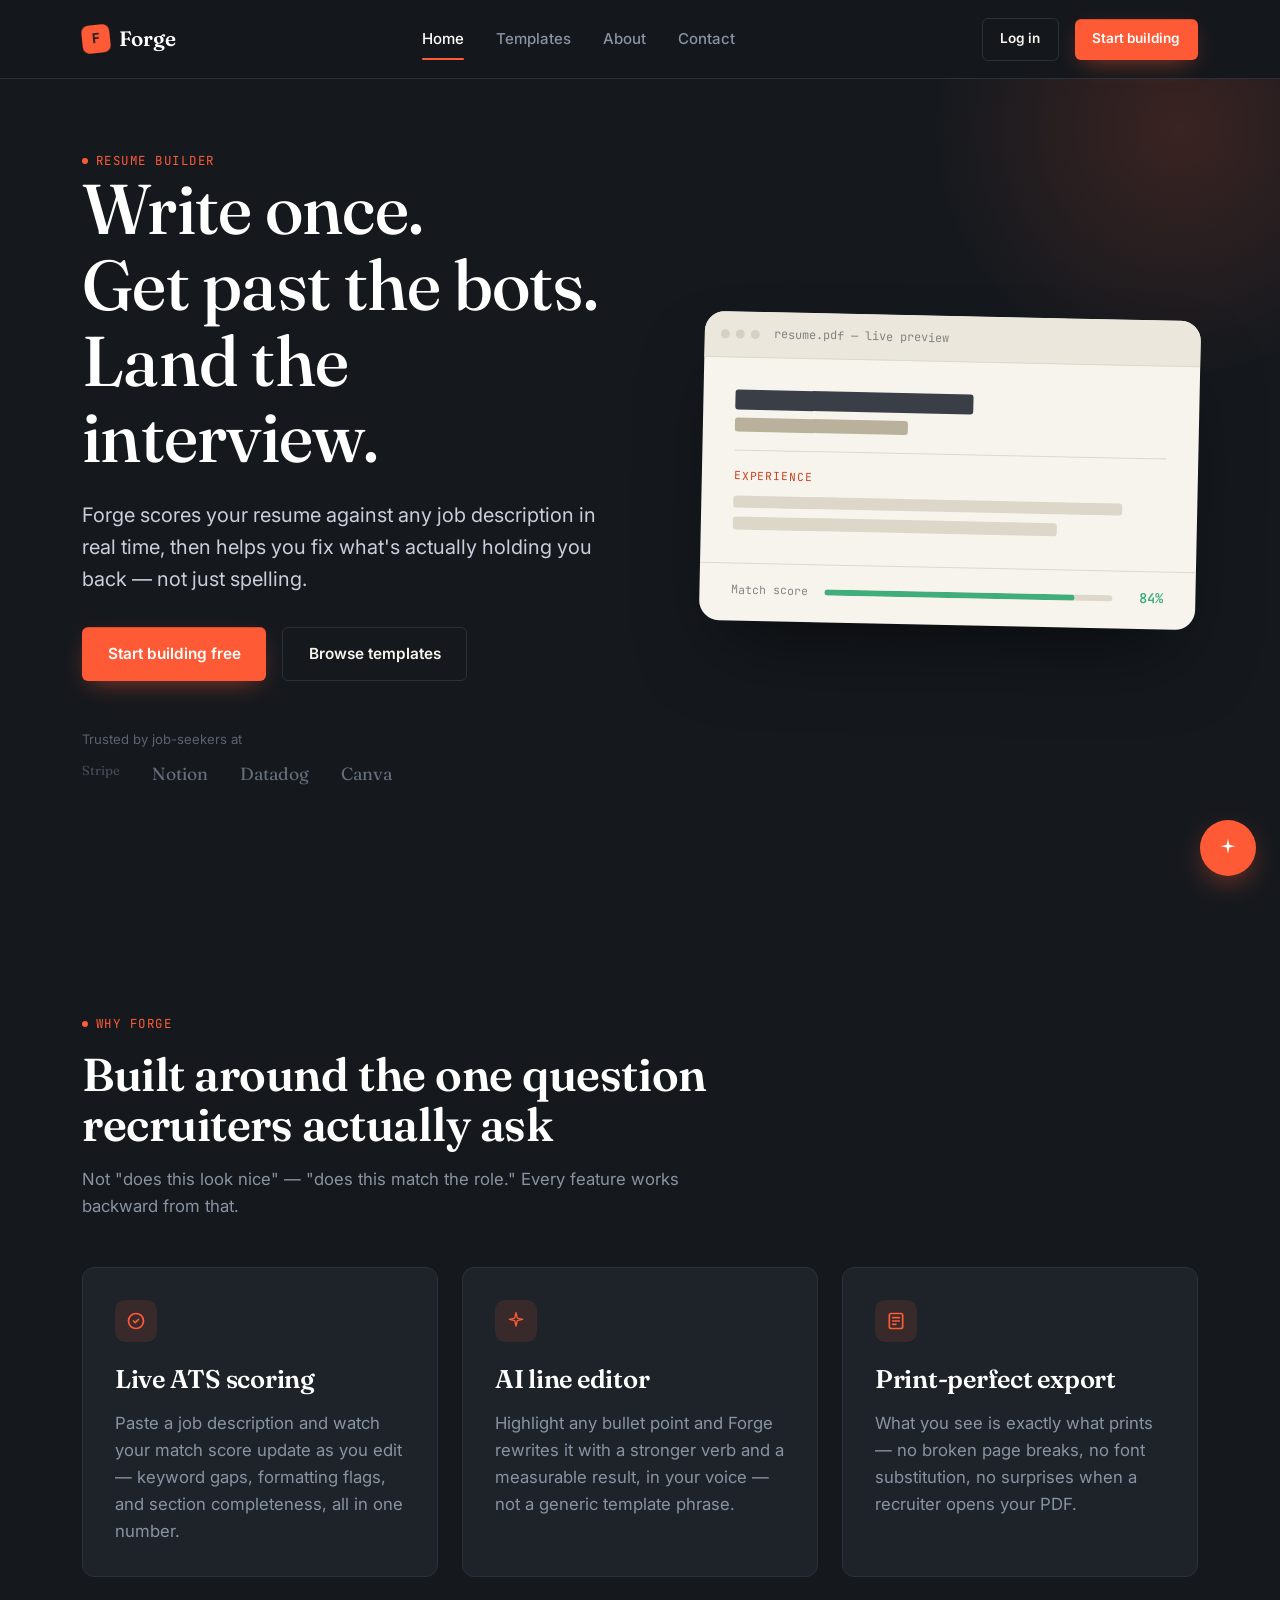
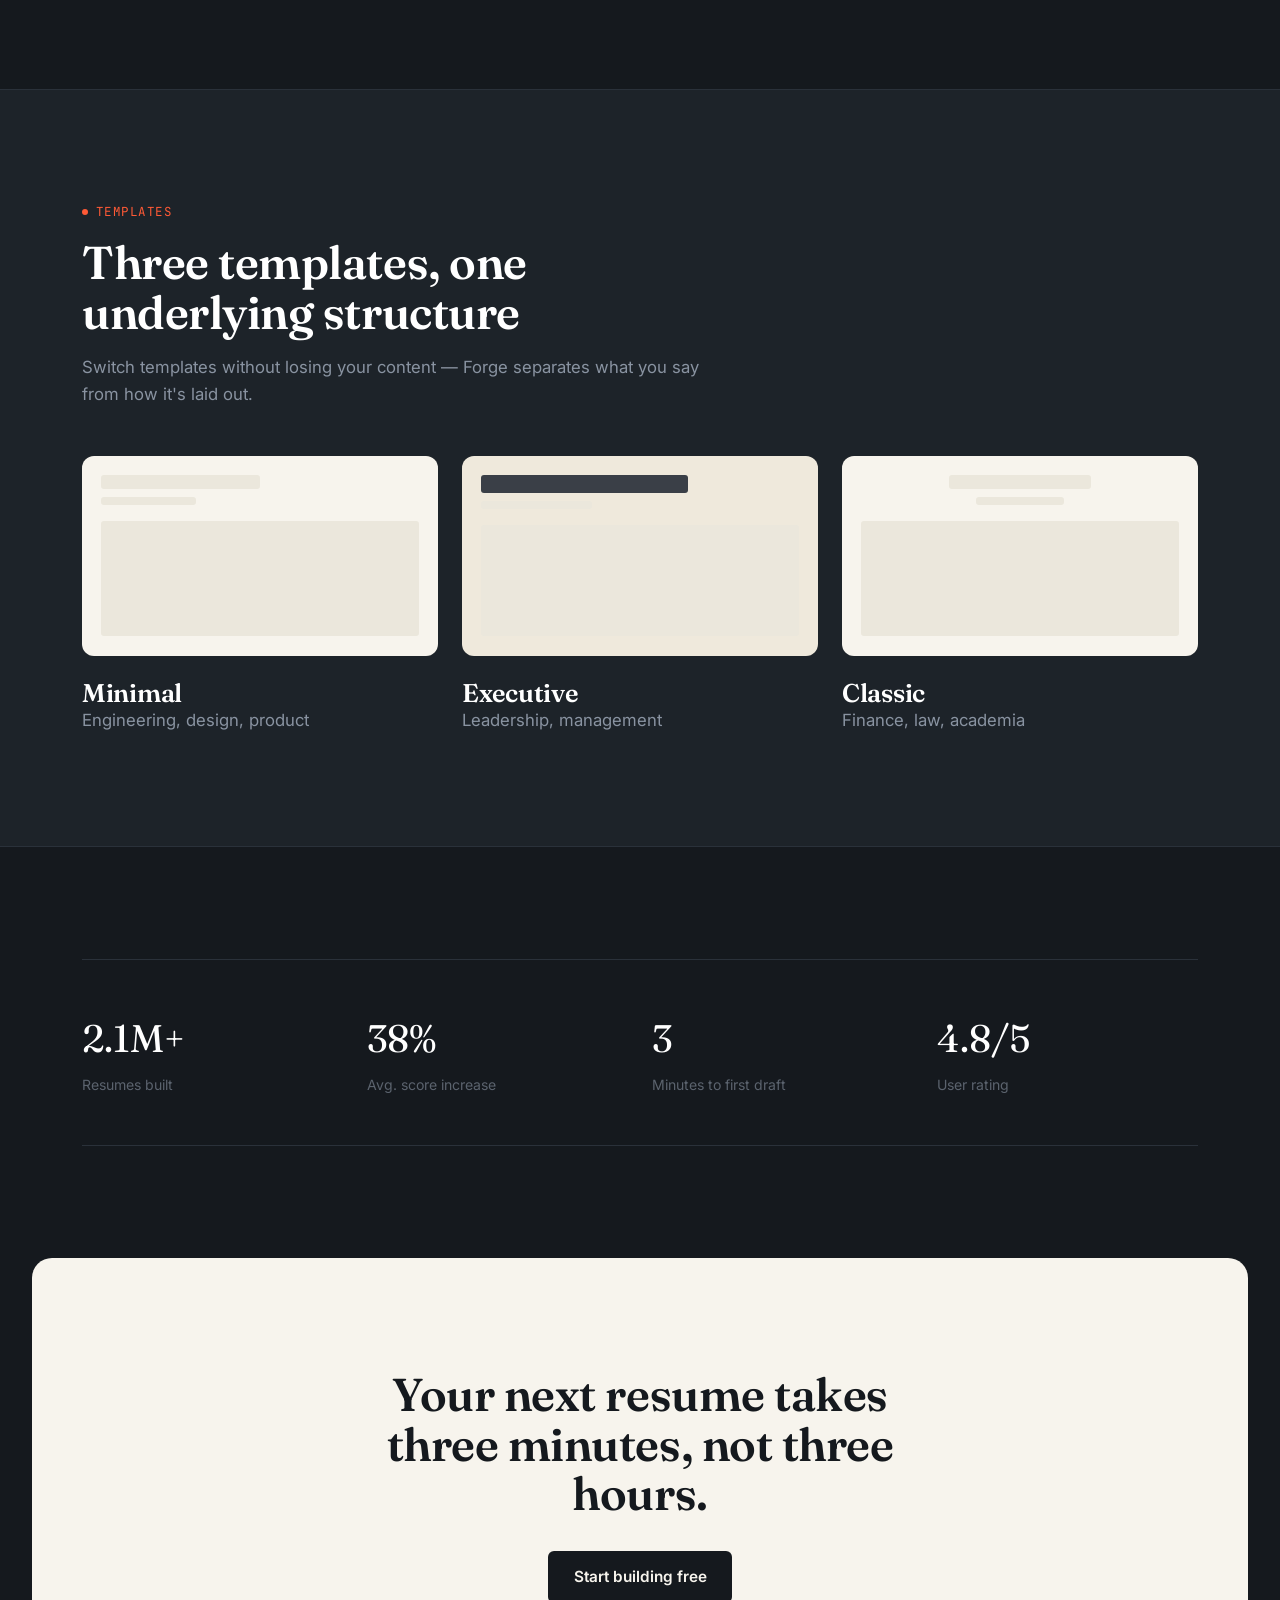
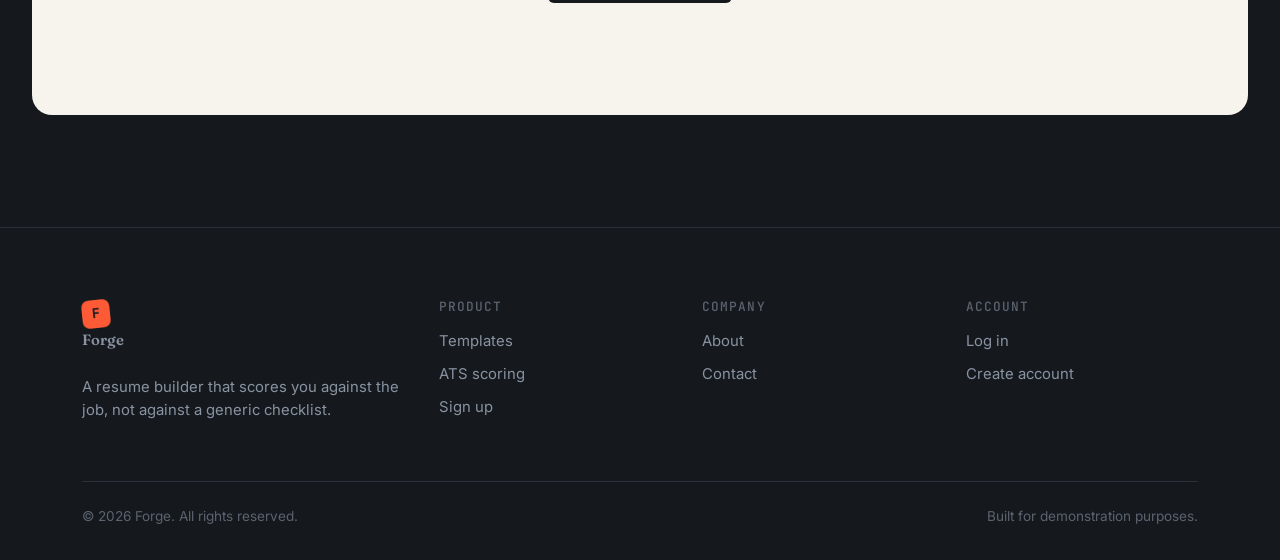
<file: forge-resume/index.html>
<!DOCTYPE html>
<html lang="en">
<head>
<meta charset="UTF-8" />
<meta name="viewport" content="width=device-width, initial-scale=1.0" />
<title>Forge — Build a resume that gets read</title>
<meta name="description" content="Forge is a resume builder with real-time ATS scoring, professional templates, and an AI assistant to help you write stronger bullet points." />
<link rel="stylesheet" href="css/style.css" />
<link rel="stylesheet" href="css/copilot.css" />
<link rel="stylesheet" href="css/home.css" />
</head>
<body>

<nav class="nav">
  <div class="nav-inner">
    <a href="index.html" class="brand"><span class="brand-mark">F</span>Forge</a>
    <div class="nav-links">
      <a href="index.html" class="active">Home</a>
      <a href="services.html">Templates</a>
      <a href="about.html">About</a>
      <a href="contact.html">Contact</a>
    </div>
    <div class="nav-cta">
      <a href="login.html" class="btn btn-ghost btn-sm">Log in</a>
      <a href="login.html" class="btn btn-primary btn-sm">Start building</a>
    </div>
    <button class="nav-toggle" aria-label="Toggle menu"><span></span><span></span><span></span></button>
  </div>
</nav>

<header class="hero">
  <div class="container hero-grid">
    <div class="hero-copy">
      <div class="eyebrow">Resume builder</div>
      <h1>Write once.<br/>Get past the bots.<br/>Land the interview.</h1>
      <p class="lede mt-3">Forge scores your resume against any job description in real time, then helps you fix what's actually holding you back — not just spelling.</p>
      <div class="hero-actions mt-4">
        <a href="login.html" class="btn btn-primary">Start building free</a>
        <a href="services.html" class="btn btn-ghost">Browse templates</a>
      </div>
      <div class="hero-trust mt-5">
        <span>Trusted by job-seekers at</span>
        <div class="trust-logos">
          <span>Stripe</span><span>Notion</span><span>Datadog</span><span>Canva</span>
        </div>
      </div>
    </div>

    <div class="hero-visual">
      <div class="build-card">
        <div class="build-card-top">
          <span class="build-dot"></span>
          <span class="build-dot"></span>
          <span class="build-dot"></span>
          <span class="build-label">resume.pdf — live preview</span>
        </div>
        <div class="build-doc">
          <div class="build-line build-name" id="bName"></div>
          <div class="build-line build-role" id="bRole"></div>
          <div class="build-rule"></div>
          <div class="build-block">
            <div class="build-tag">EXPERIENCE</div>
            <div class="build-line build-body" id="bLine1"></div>
            <div class="build-line build-body" id="bLine2"></div>
          </div>
        </div>
        <div class="build-score">
          <div class="score-label">Match score</div>
          <div class="score-track"><div class="score-fill" id="scoreFill"></div></div>
          <div class="score-value" id="scoreValue">0%</div>
        </div>
      </div>
    </div>
  </div>
</header>

<section class="section">
  <div class="container">
    <div class="section-head">
      <div class="eyebrow">Why Forge</div>
      <h2>Built around the one question recruiters actually ask</h2>
      <p class="mt-2">Not "does this look nice" — "does this match the role." Every feature works backward from that.</p>
    </div>

    <div class="grid-3">
      <div class="card" data-reveal>
        <div class="card-icon">
          <svg width="20" height="20" viewBox="0 0 24 24" fill="none"><path d="M9 12L11 14L15 10" stroke="currentColor" stroke-width="2" stroke-linecap="round" stroke-linejoin="round"/><circle cx="12" cy="12" r="9" stroke="currentColor" stroke-width="2"/></svg>
        </div>
        <h3>Live ATS scoring</h3>
        <p class="mt-2">Paste a job description and watch your match score update as you edit — keyword gaps, formatting flags, and section completeness, all in one number.</p>
      </div>
      <div class="card" data-reveal>
        <div class="card-icon">
          <svg width="20" height="20" viewBox="0 0 24 24" fill="none"><path d="M12 2L13.5 8.5L20 10L13.5 11.5L12 18L10.5 11.5L4 10L10.5 8.5L12 2Z" stroke="currentColor" stroke-width="1.6" stroke-linejoin="round"/></svg>
        </div>
        <h3>AI line editor</h3>
        <p class="mt-2">Highlight any bullet point and Forge rewrites it with a stronger verb and a measurable result, in your voice — not a generic template phrase.</p>
      </div>
      <div class="card" data-reveal>
        <div class="card-icon">
          <svg width="20" height="20" viewBox="0 0 24 24" fill="none"><rect x="4" y="3" width="16" height="18" rx="2" stroke="currentColor" stroke-width="2"/><path d="M8 8H16M8 12H16M8 16H12" stroke="currentColor" stroke-width="2" stroke-linecap="round"/></svg>
        </div>
        <h3>Print-perfect export</h3>
        <p class="mt-2">What you see is exactly what prints — no broken page breaks, no font substitution, no surprises when a recruiter opens your PDF.</p>
      </div>
    </div>
  </div>
</section>

<section class="section section-tint">
  <div class="container">
    <div class="section-head">
      <div class="eyebrow">Templates</div>
      <h2>Three templates, one underlying structure</h2>
      <p class="mt-2">Switch templates without losing your content — Forge separates what you say from how it's laid out.</p>
    </div>
    <div class="grid-3">
      <a href="services.html" class="tpl-card" data-reveal>
        <div class="tpl-thumb tpl-minimal"><div></div><div></div><div></div></div>
        <h3 class="mt-3">Minimal</h3>
        <p class="mt-1">Engineering, design, product</p>
      </a>
      <a href="services.html" class="tpl-card" data-reveal>
        <div class="tpl-thumb tpl-exec"><div></div><div></div><div></div></div>
        <h3 class="mt-3">Executive</h3>
        <p class="mt-1">Leadership, management</p>
      </a>
      <a href="services.html" class="tpl-card" data-reveal>
        <div class="tpl-thumb tpl-classic"><div></div><div></div><div></div></div>
        <h3 class="mt-3">Classic</h3>
        <p class="mt-1">Finance, law, academia</p>
      </a>
    </div>
  </div>
</section>

<section class="section">
  <div class="container">
    <div class="stat-row" data-reveal>
      <div class="stat"><div class="stat-num">2.1M+</div><div class="stat-label">Resumes built</div></div>
      <div class="stat"><div class="stat-num">38%</div><div class="stat-label">Avg. score increase</div></div>
      <div class="stat"><div class="stat-num">3</div><div class="stat-label">Minutes to first draft</div></div>
      <div class="stat"><div class="stat-num">4.8/5</div><div class="stat-label">User rating</div></div>
    </div>
  </div>
</section>

<section class="section cta-band">
  <div class="container cta-band-inner">
    <h2>Your next resume takes three minutes, not three hours.</h2>
    <a href="login.html" class="btn btn-light mt-4">Start building free</a>
  </div>
</section>

<footer class="footer">
  <div class="container">
    <div class="footer-grid">
      <div class="footer-col">
        <a href="index.html" class="brand"><span class="brand-mark">F</span>Forge</a>
        <p class="mt-3">A resume builder that scores you against the job, not against a generic checklist.</p>
      </div>
      <div class="footer-col">
        <h4>Product</h4>
        <a href="services.html">Templates</a>
        <a href="services.html">ATS scoring</a>
        <a href="login.html">Sign up</a>
      </div>
      <div class="footer-col">
        <h4>Company</h4>
        <a href="about.html">About</a>
        <a href="contact.html">Contact</a>
      </div>
      <div class="footer-col">
        <h4>Account</h4>
        <a href="login.html">Log in</a>
        <a href="login.html">Create account</a>
      </div>
    </div>
    <div class="footer-bottom">
      <span>© 2026 Forge. All rights reserved.</span>
      <span>Built for demonstration purposes.</span>
    </div>
  </div>
</footer>

<div id="copilot-root"></div>

<script src="js/main.js"></script>
<script src="js/home.js"></script>
</body>
</html>
</file>
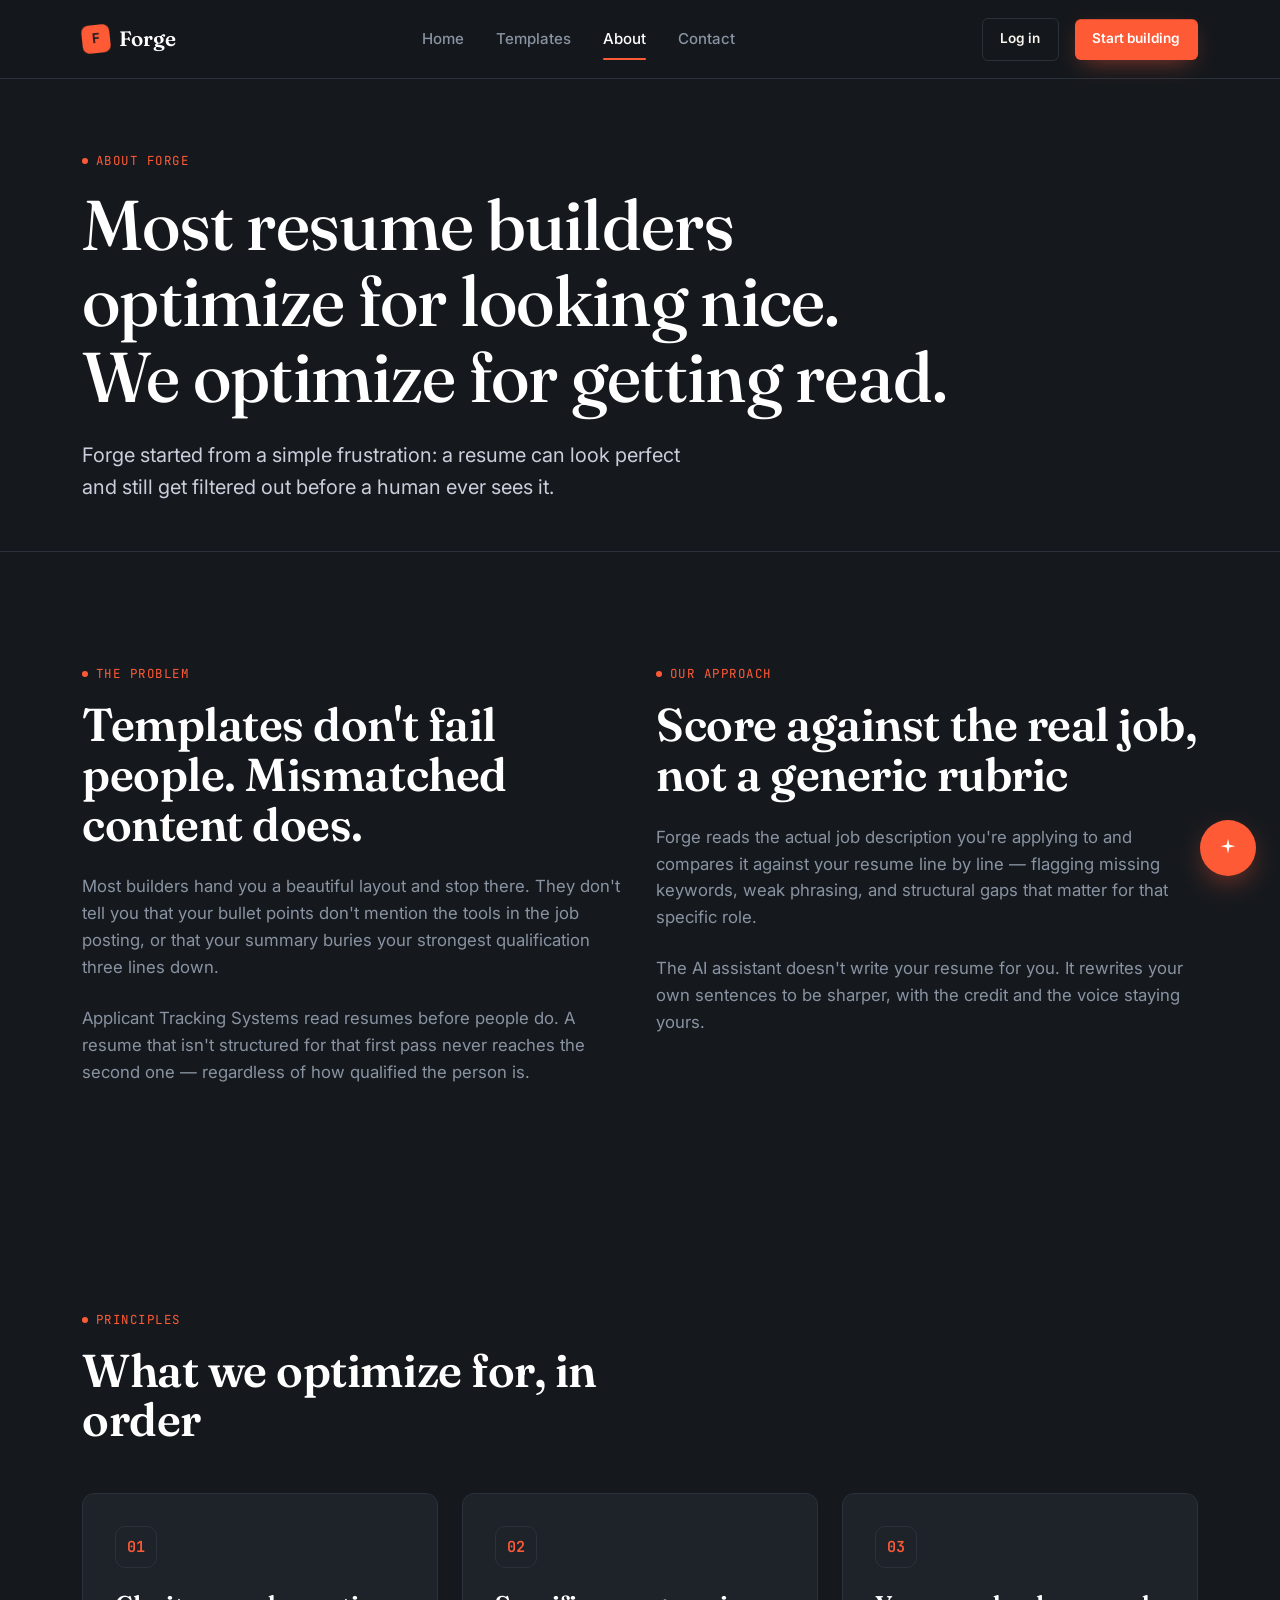
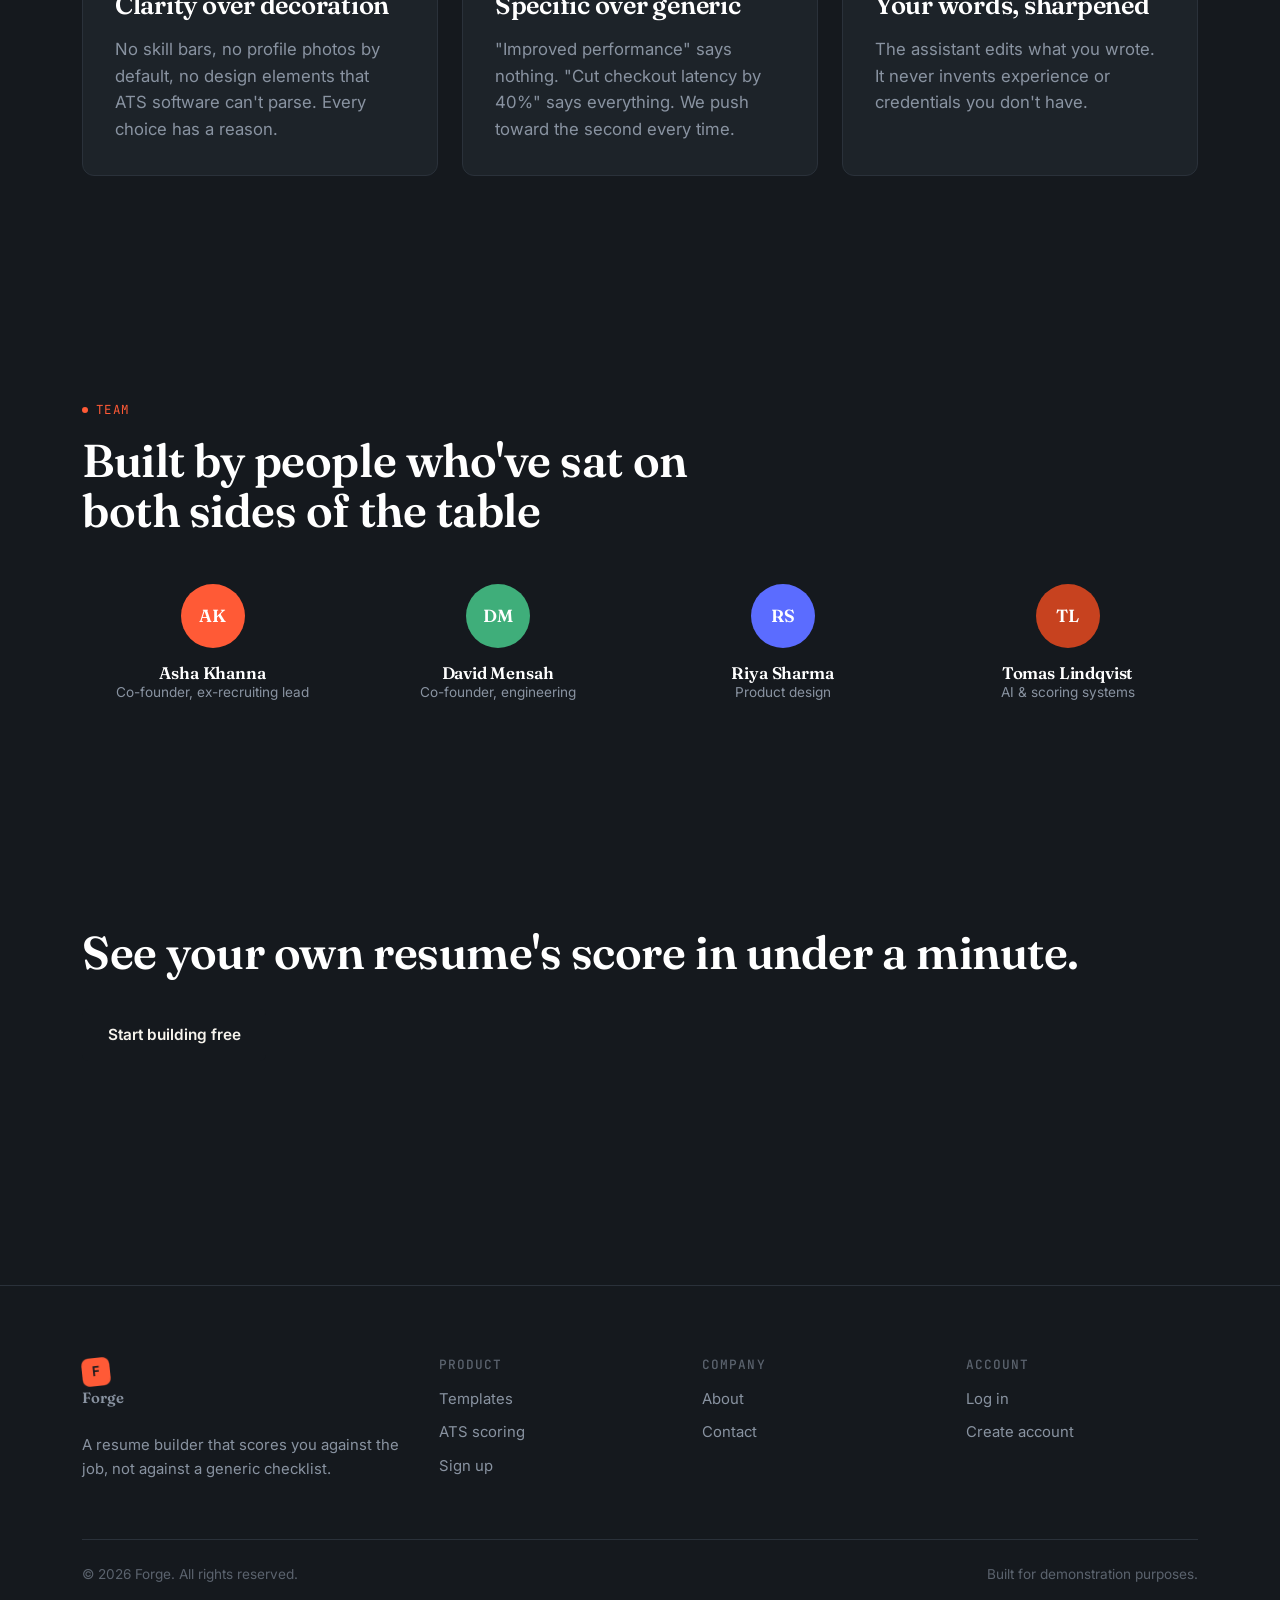
<file: forge-resume/about.html>
<!DOCTYPE html>
<html lang="en">
<head>
<meta charset="UTF-8" />
<meta name="viewport" content="width=device-width, initial-scale=1.0" />
<title>About — Forge</title>
<meta name="description" content="Why Forge exists and how it approaches resume building differently." />
<link rel="stylesheet" href="css/style.css" />
<link rel="stylesheet" href="css/copilot.css" />
<link rel="stylesheet" href="css/about.css" />
</head>
<body>

<nav class="nav">
  <div class="nav-inner">
    <a href="index.html" class="brand"><span class="brand-mark">F</span>Forge</a>
    <div class="nav-links">
      <a href="index.html">Home</a>
      <a href="services.html">Templates</a>
      <a href="about.html" class="active">About</a>
      <a href="contact.html">Contact</a>
    </div>
    <div class="nav-cta">
      <a href="login.html" class="btn btn-ghost btn-sm">Log in</a>
      <a href="login.html" class="btn btn-primary btn-sm">Start building</a>
    </div>
    <button class="nav-toggle" aria-label="Toggle menu"><span></span><span></span><span></span></button>
  </div>
</nav>

<header class="page-hero">
  <div class="container">
    <div class="eyebrow">About Forge</div>
    <h1 class="mt-2">Most resume builders<br/>optimize for looking nice.<br/>We optimize for getting read.</h1>
    <p class="lede mt-3">Forge started from a simple frustration: a resume can look perfect and still get filtered out before a human ever sees it.</p>
  </div>
</header>

<section class="section">
  <div class="container grid-2">
    <div data-reveal>
      <div class="eyebrow">The problem</div>
      <h2 class="mt-2">Templates don't fail people. Mismatched content does.</h2>
      <p class="mt-3">Most builders hand you a beautiful layout and stop there. They don't tell you that your bullet points don't mention the tools in the job posting, or that your summary buries your strongest qualification three lines down.</p>
      <p class="mt-3">Applicant Tracking Systems read resumes before people do. A resume that isn't structured for that first pass never reaches the second one — regardless of how qualified the person is.</p>
    </div>
    <div data-reveal>
      <div class="eyebrow">Our approach</div>
      <h2 class="mt-2">Score against the real job, not a generic rubric</h2>
      <p class="mt-3">Forge reads the actual job description you're applying to and compares it against your resume line by line — flagging missing keywords, weak phrasing, and structural gaps that matter for that specific role.</p>
      <p class="mt-3">The AI assistant doesn't write your resume for you. It rewrites your own sentences to be sharper, with the credit and the voice staying yours.</p>
    </div>
  </div>
</section>

<section class="section section-tint">
  <div class="container">
    <div class="section-head">
      <div class="eyebrow">Principles</div>
      <h2>What we optimize for, in order</h2>
    </div>
    <div class="grid-3">
      <div class="card" data-reveal>
        <div class="card-icon">01</div>
        <h3>Clarity over decoration</h3>
        <p class="mt-2">No skill bars, no profile photos by default, no design elements that ATS software can't parse. Every choice has a reason.</p>
      </div>
      <div class="card" data-reveal>
        <div class="card-icon">02</div>
        <h3>Specific over generic</h3>
        <p class="mt-2">"Improved performance" says nothing. "Cut checkout latency by 40%" says everything. We push toward the second every time.</p>
      </div>
      <div class="card" data-reveal>
        <div class="card-icon">03</div>
        <h3>Your words, sharpened</h3>
        <p class="mt-2">The assistant edits what you wrote. It never invents experience or credentials you don't have.</p>
      </div>
    </div>
  </div>
</section>

<section class="section">
  <div class="container">
    <div class="section-head">
      <div class="eyebrow">Team</div>
      <h2>Built by people who've sat on both sides of the table</h2>
    </div>
    <div class="grid-4">
      <div class="person-card" data-reveal>
        <div class="person-avatar" style="background:#FF5A36;">AK</div>
        <h3 class="mt-2">Asha Khanna</h3>
        <p class="mt-1">Co-founder, ex-recruiting lead</p>
      </div>
      <div class="person-card" data-reveal>
        <div class="person-avatar" style="background:#3FAE7A;">DM</div>
        <h3 class="mt-2">David Mensah</h3>
        <p class="mt-1">Co-founder, engineering</p>
      </div>
      <div class="person-card" data-reveal>
        <div class="person-avatar" style="background:#5B6CFF;">RS</div>
        <h3 class="mt-2">Riya Sharma</h3>
        <p class="mt-1">Product design</p>
      </div>
      <div class="person-card" data-reveal>
        <div class="person-avatar" style="background:#C7421F;">TL</div>
        <h3 class="mt-2">Tomas Lindqvist</h3>
        <p class="mt-1">AI &amp; scoring systems</p>
      </div>
    </div>
  </div>
</section>

<section class="section cta-band">
  <div class="container cta-band-inner">
    <h2>See your own resume's score in under a minute.</h2>
    <a href="login.html" class="btn btn-light mt-4">Start building free</a>
  </div>
</section>

<footer class="footer">
  <div class="container">
    <div class="footer-grid">
      <div class="footer-col">
        <a href="index.html" class="brand"><span class="brand-mark">F</span>Forge</a>
        <p class="mt-3">A resume builder that scores you against the job, not against a generic checklist.</p>
      </div>
      <div class="footer-col">
        <h4>Product</h4>
        <a href="services.html">Templates</a>
        <a href="services.html">ATS scoring</a>
        <a href="login.html">Sign up</a>
      </div>
      <div class="footer-col">
        <h4>Company</h4>
        <a href="about.html">About</a>
        <a href="contact.html">Contact</a>
      </div>
      <div class="footer-col">
        <h4>Account</h4>
        <a href="login.html">Log in</a>
        <a href="login.html">Create account</a>
      </div>
    </div>
    <div class="footer-bottom">
      <span>© 2026 Forge. All rights reserved.</span>
      <span>Built for demonstration purposes.</span>
    </div>
  </div>
</footer>

<div id="copilot-root"></div>

<script src="js/main.js"></script>
</body>
</html>
</file>
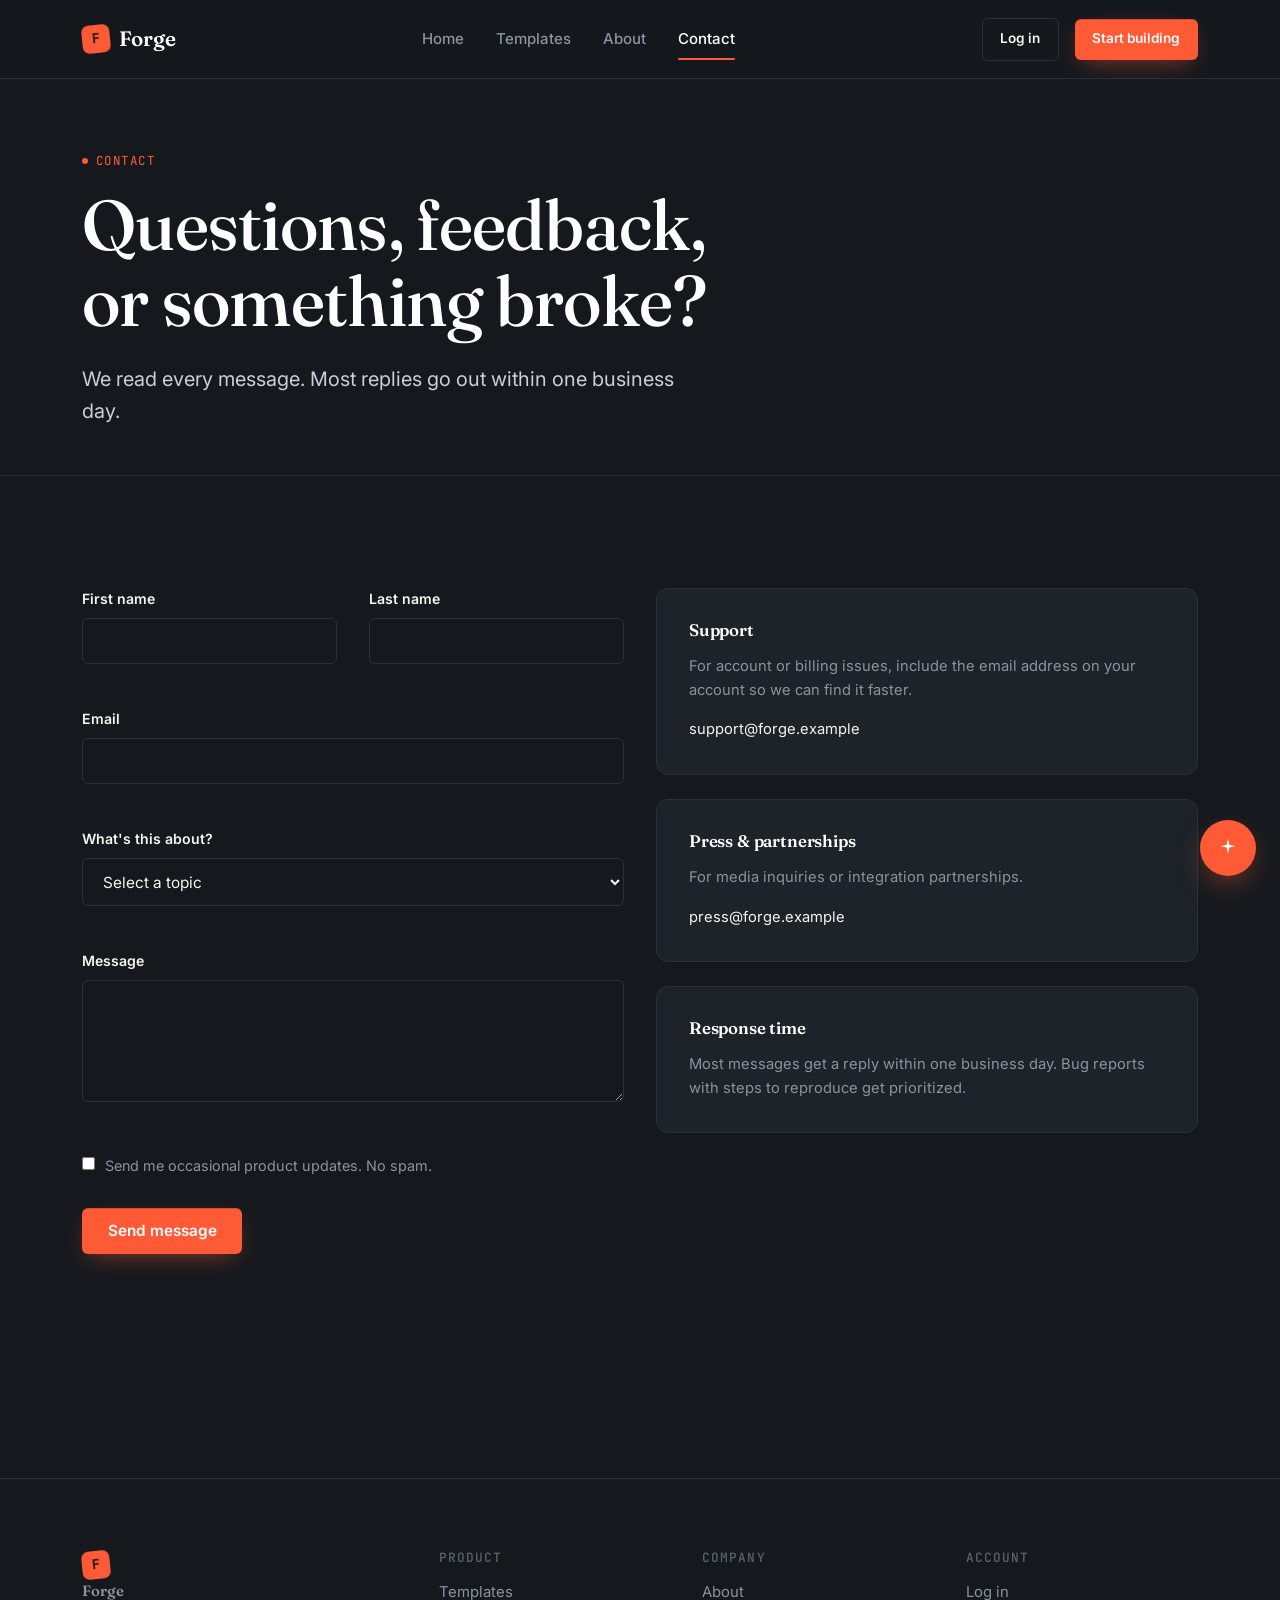
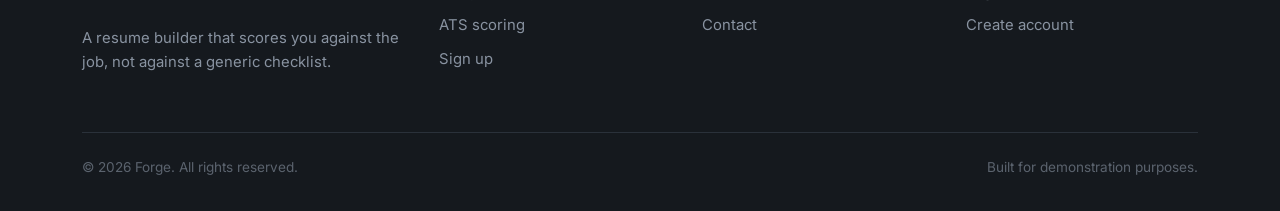
<file: forge-resume/contact.html>
<!DOCTYPE html>
<html lang="en">
<head>
<meta charset="UTF-8" />
<meta name="viewport" content="width=device-width, initial-scale=1.0" />
<title>Contact — Forge</title>
<meta name="description" content="Get in touch with the Forge team." />
<link rel="stylesheet" href="css/style.css" />
<link rel="stylesheet" href="css/copilot.css" />
<link rel="stylesheet" href="css/contact.css" />
</head>
<body>

<nav class="nav">
  <div class="nav-inner">
    <a href="index.html" class="brand"><span class="brand-mark">F</span>Forge</a>
    <div class="nav-links">
      <a href="index.html">Home</a>
      <a href="services.html">Templates</a>
      <a href="about.html">About</a>
      <a href="contact.html" class="active">Contact</a>
    </div>
    <div class="nav-cta">
      <a href="login.html" class="btn btn-ghost btn-sm">Log in</a>
      <a href="login.html" class="btn btn-primary btn-sm">Start building</a>
    </div>
    <button class="nav-toggle" aria-label="Toggle menu"><span></span><span></span><span></span></button>
  </div>
</nav>

<header class="page-hero">
  <div class="container">
    <div class="eyebrow">Contact</div>
    <h1 class="mt-2">Questions, feedback,<br/>or something broke?</h1>
    <p class="lede mt-3">We read every message. Most replies go out within one business day.</p>
  </div>
</header>

<section class="section">
  <div class="container grid-2">
    <div data-reveal>
      <form id="contactForm" novalidate>
        <div class="grid-2">
          <div class="field">
            <label for="firstName">First name</label>
            <input type="text" id="firstName" name="firstName" required />
            <div class="field-error" data-error="firstName"></div>
          </div>
          <div class="field">
            <label for="lastName">Last name</label>
            <input type="text" id="lastName" name="lastName" required />
            <div class="field-error" data-error="lastName"></div>
          </div>
        </div>
        <div class="field">
          <label for="email">Email</label>
          <input type="email" id="email" name="email" required />
          <div class="field-error" data-error="email"></div>
        </div>
        <div class="field">
          <label for="topic">What's this about?</label>
          <select id="topic" name="topic" required>
            <option value="">Select a topic</option>
            <option value="support">Account or billing support</option>
            <option value="bug">Reporting a bug</option>
            <option value="feature">Feature request</option>
            <option value="press">Press or partnership</option>
            <option value="other">Something else</option>
          </select>
          <div class="field-error" data-error="topic"></div>
        </div>
        <div class="field">
          <label for="message">Message</label>
          <textarea id="message" name="message" rows="5" required></textarea>
          <div class="field-error" data-error="message"></div>
        </div>
        <div class="checkbox-row field">
          <input type="checkbox" id="updates" name="updates" />
          <label for="updates">Send me occasional product updates. No spam.</label>
        </div>
        <button type="submit" class="btn btn-primary">Send message</button>
        <div class="form-success" id="formSuccess">
          <strong>Message sent.</strong> We'll get back to you at the email you provided.
        </div>
      </form>
    </div>

    <div class="contact-side" data-reveal>
      <div class="card">
        <h3>Support</h3>
        <p class="mt-2">For account or billing issues, include the email address on your account so we can find it faster.</p>
        <p class="mt-2" style="color:var(--paper)">support@forge.example</p>
      </div>
      <div class="card mt-3">
        <h3>Press &amp; partnerships</h3>
        <p class="mt-2">For media inquiries or integration partnerships.</p>
        <p class="mt-2" style="color:var(--paper)">press@forge.example</p>
      </div>
      <div class="card mt-3">
        <h3>Response time</h3>
        <p class="mt-2">Most messages get a reply within one business day. Bug reports with steps to reproduce get prioritized.</p>
      </div>
    </div>
  </div>
</section>

<footer class="footer">
  <div class="container">
    <div class="footer-grid">
      <div class="footer-col">
        <a href="index.html" class="brand"><span class="brand-mark">F</span>Forge</a>
        <p class="mt-3">A resume builder that scores you against the job, not against a generic checklist.</p>
      </div>
      <div class="footer-col">
        <h4>Product</h4>
        <a href="services.html">Templates</a>
        <a href="services.html">ATS scoring</a>
        <a href="login.html">Sign up</a>
      </div>
      <div class="footer-col">
        <h4>Company</h4>
        <a href="about.html">About</a>
        <a href="contact.html">Contact</a>
      </div>
      <div class="footer-col">
        <h4>Account</h4>
        <a href="login.html">Log in</a>
        <a href="login.html">Create account</a>
      </div>
    </div>
    <div class="footer-bottom">
      <span>© 2026 Forge. All rights reserved.</span>
      <span>Built for demonstration purposes.</span>
    </div>
  </div>
</footer>

<div id="copilot-root"></div>

<script src="js/main.js"></script>
<script src="js/contact.js"></script>
</body>
</html>
</file>
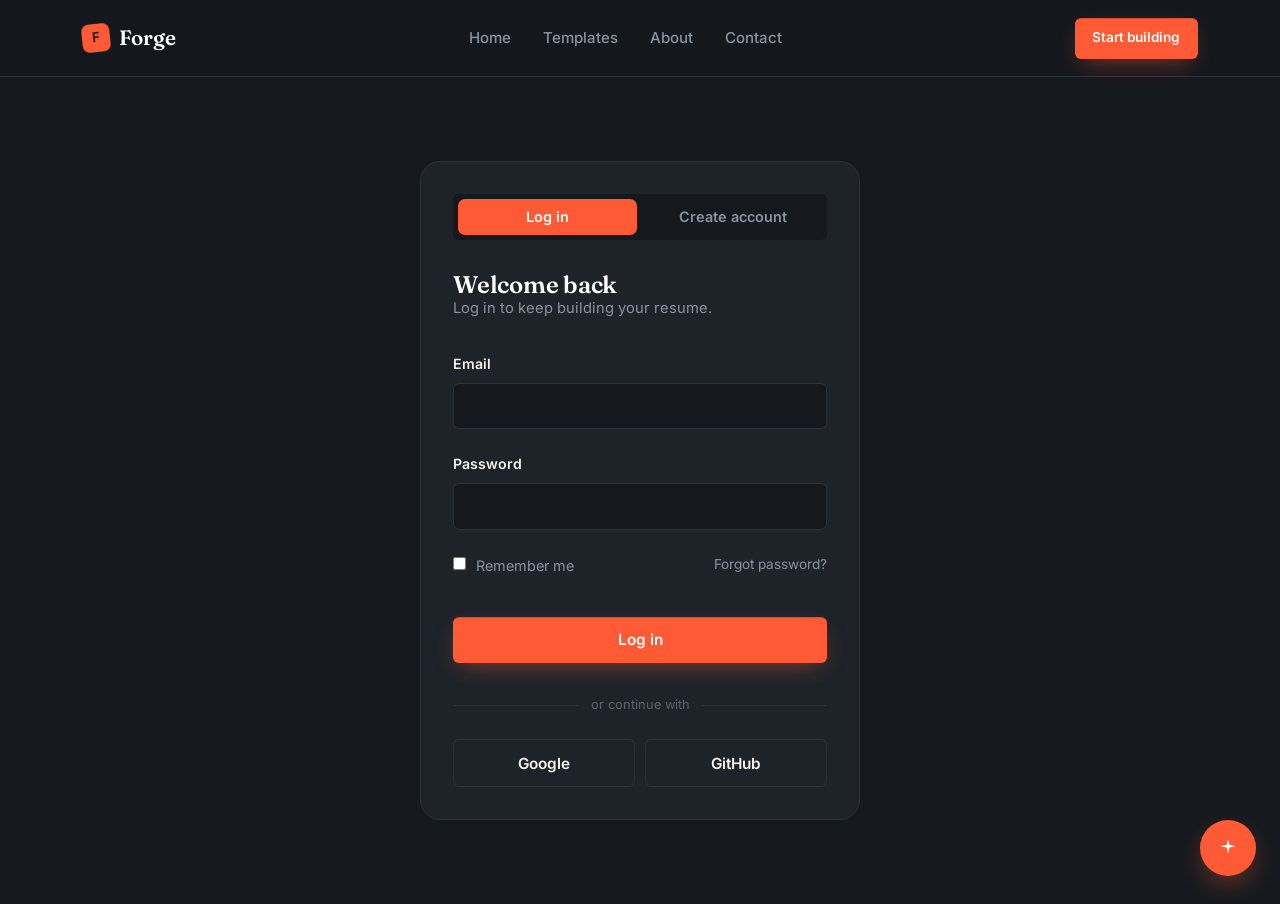
<file: forge-resume/login.html>
<!DOCTYPE html>
<html lang="en">
<head>
<meta charset="UTF-8" />
<meta name="viewport" content="width=device-width, initial-scale=1.0" />
<title>Log in — Forge</title>
<meta name="description" content="Log in or create a Forge account." />
<link rel="stylesheet" href="css/style.css" />
<link rel="stylesheet" href="css/copilot.css" />
<link rel="stylesheet" href="css/login.css" />
</head>
<body class="login-body">

<nav class="nav">
  <div class="nav-inner">
    <a href="index.html" class="brand"><span class="brand-mark">F</span>Forge</a>
    <div class="nav-links">
      <a href="index.html">Home</a>
      <a href="services.html">Templates</a>
      <a href="about.html">About</a>
      <a href="contact.html">Contact</a>
    </div>
    <div class="nav-cta">
      <a href="login.html" class="btn btn-primary btn-sm">Start building</a>
    </div>
    <button class="nav-toggle" aria-label="Toggle menu"><span></span><span></span><span></span></button>
  </div>
</nav>

<main class="auth-wrap">
  <div class="auth-card">
    <div class="auth-tabs">
      <button class="auth-tab active" data-tab="login">Log in</button>
      <button class="auth-tab" data-tab="signup">Create account</button>
    </div>

    <form id="loginForm" class="auth-panel active" data-panel="login">
      <h2>Welcome back</h2>
      <p class="mt-1">Log in to keep building your resume.</p>

      <div class="field mt-4">
        <label for="loginEmail">Email</label>
        <input type="email" id="loginEmail" required />
      </div>
      <div class="field">
        <label for="loginPassword">Password</label>
        <input type="password" id="loginPassword" required />
      </div>
      <div class="auth-row">
        <div class="checkbox-row">
          <input type="checkbox" id="remember" />
          <label for="remember">Remember me</label>
        </div>
        <a href="#" class="auth-link">Forgot password?</a>
      </div>
      <button type="submit" class="btn btn-primary auth-submit">Log in</button>

      <div class="auth-divider"><span>or continue with</span></div>
      <div class="auth-social">
        <button type="button" class="btn btn-ghost">Google</button>
        <button type="button" class="btn btn-ghost">GitHub</button>
      </div>
    </form>

    <form id="signupForm" class="auth-panel" data-panel="signup">
      <h2>Create your account</h2>
      <p class="mt-1">Free to start — no credit card required.</p>

      <div class="field mt-4">
        <label for="signupName">Full name</label>
        <input type="text" id="signupName" required />
      </div>
      <div class="field">
        <label for="signupEmail">Email</label>
        <input type="email" id="signupEmail" required />
      </div>
      <div class="field">
        <label for="signupPassword">Password</label>
        <input type="password" id="signupPassword" required minlength="8" />
        <div class="field-hint">At least 8 characters.</div>
      </div>
      <div class="checkbox-row field">
        <input type="checkbox" id="terms" required />
        <label for="terms">I agree to the Terms of Service and Privacy Policy.</label>
      </div>
      <button type="submit" class="btn btn-primary auth-submit">Create account</button>

      <div class="auth-divider"><span>or continue with</span></div>
      <div class="auth-social">
        <button type="button" class="btn btn-ghost">Google</button>
        <button type="button" class="btn btn-ghost">GitHub</button>
      </div>
    </form>

    <div class="auth-success" id="authSuccess">
      <strong id="authSuccessTitle">Welcome to Forge.</strong>
      <p id="authSuccessBody">This is a UI-only demo, so no account was actually created — but in a real deployment you'd land in the resume editor right now.</p>
      <button class="btn btn-light mt-3" id="authReset">Back to form</button>
    </div>
  </div>
</main>

<div id="copilot-root"></div>

<script src="js/main.js"></script>
<script src="js/login.js"></script>
</body>
</html>
</file>
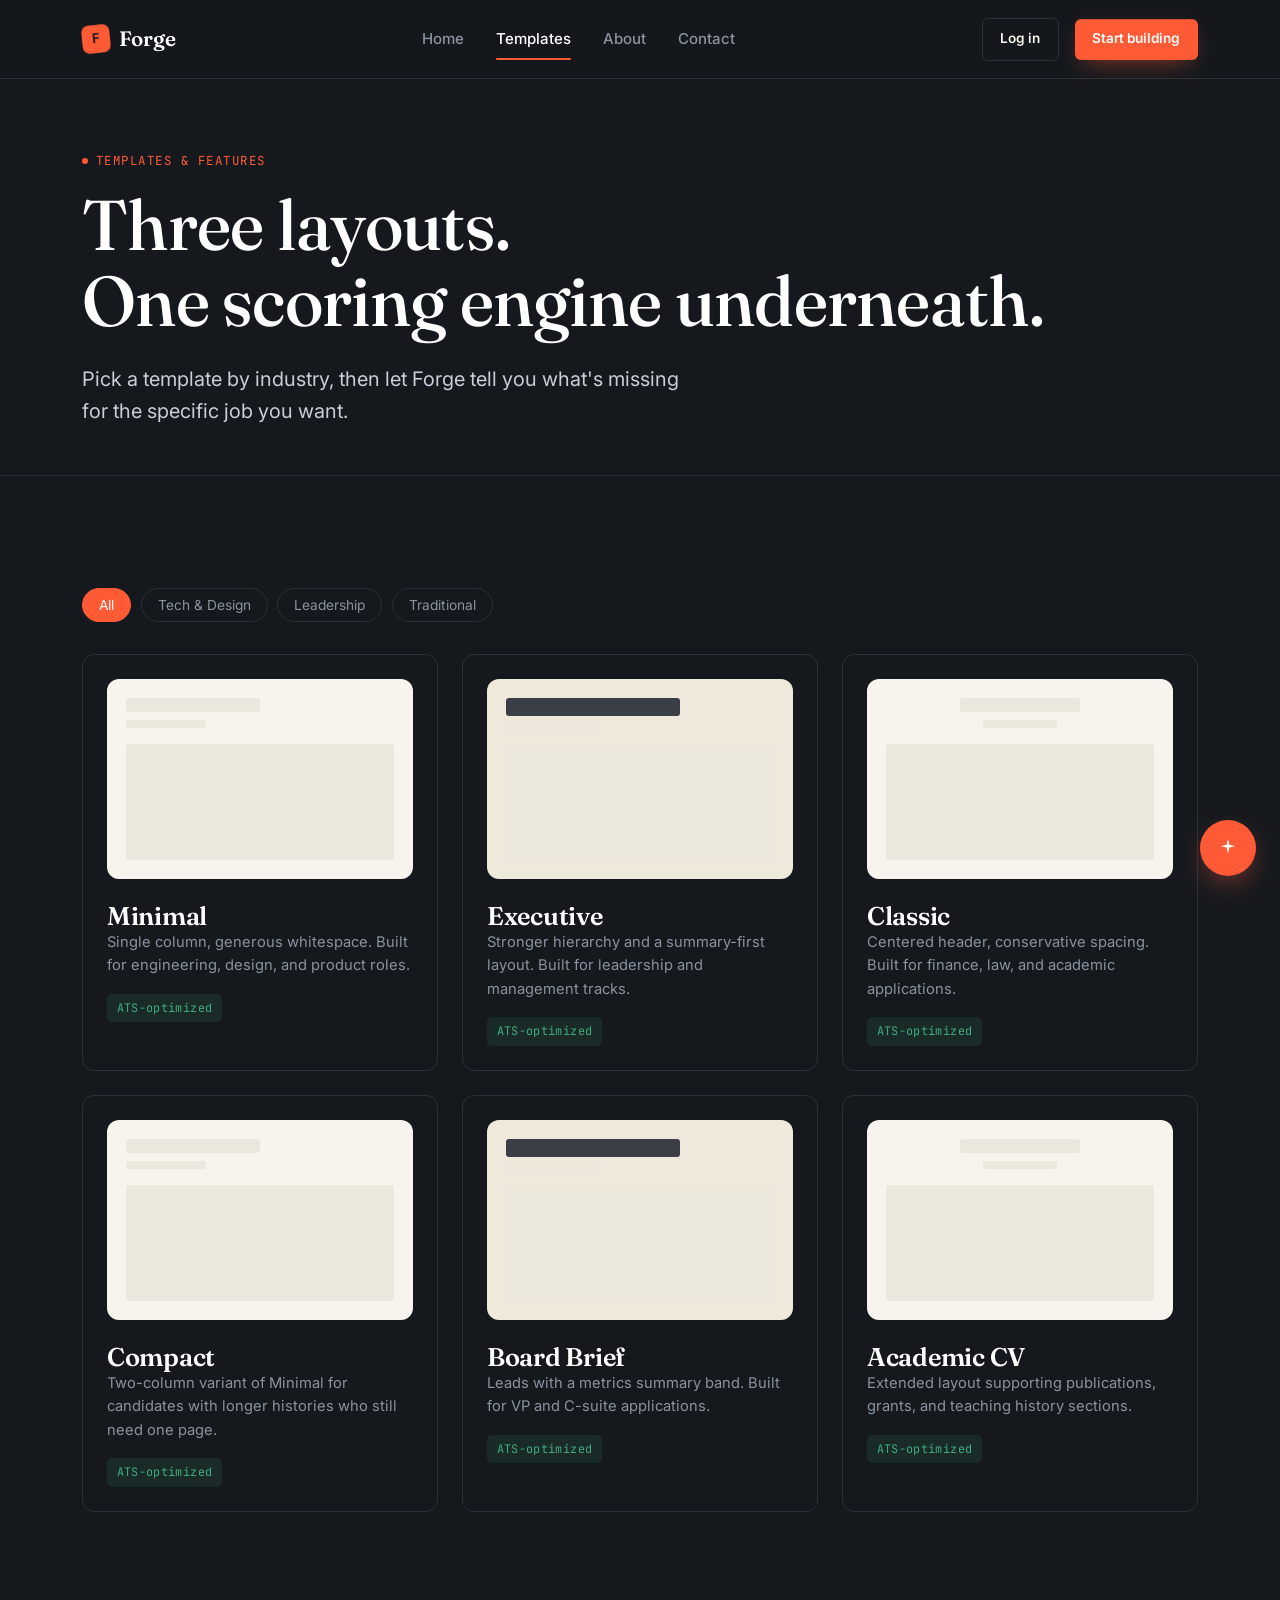
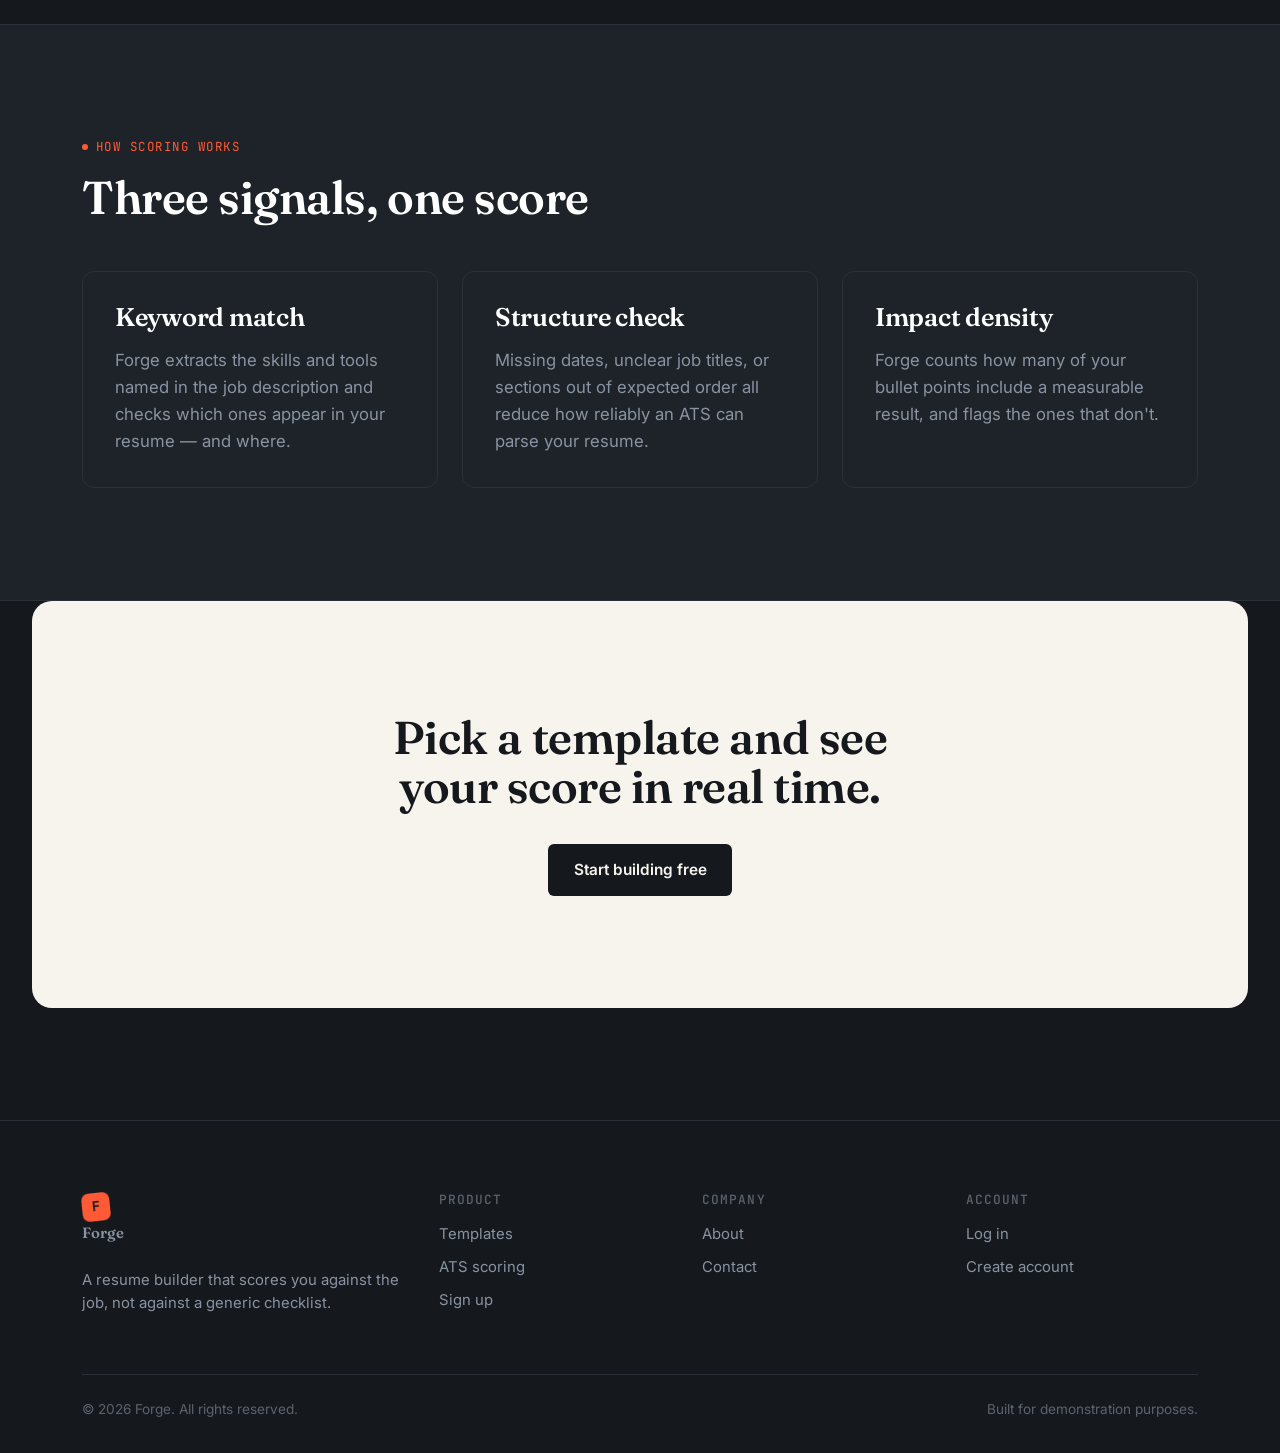
<file: forge-resume/services.html>
<!DOCTYPE html>
<html lang="en">
<head>
<meta charset="UTF-8" />
<meta name="viewport" content="width=device-width, initial-scale=1.0" />
<title>Templates &amp; Features — Forge</title>
<meta name="description" content="Browse Forge's resume templates and see how ATS scoring, AI editing, and export work." />
<link rel="stylesheet" href="css/style.css" />
<link rel="stylesheet" href="css/copilot.css" />
<link rel="stylesheet" href="css/home.css" />
<link rel="stylesheet" href="css/services.css" />
</head>
<body>

<nav class="nav">
  <div class="nav-inner">
    <a href="index.html" class="brand"><span class="brand-mark">F</span>Forge</a>
    <div class="nav-links">
      <a href="index.html">Home</a>
      <a href="services.html" class="active">Templates</a>
      <a href="about.html">About</a>
      <a href="contact.html">Contact</a>
    </div>
    <div class="nav-cta">
      <a href="login.html" class="btn btn-ghost btn-sm">Log in</a>
      <a href="login.html" class="btn btn-primary btn-sm">Start building</a>
    </div>
    <button class="nav-toggle" aria-label="Toggle menu"><span></span><span></span><span></span></button>
  </div>
</nav>

<header class="page-hero">
  <div class="container">
    <div class="eyebrow">Templates &amp; Features</div>
    <h1 class="mt-2">Three layouts.<br/>One scoring engine underneath.</h1>
    <p class="lede mt-3">Pick a template by industry, then let Forge tell you what's missing for the specific job you want.</p>
  </div>
</header>

<section class="section">
  <div class="container">
    <div class="tpl-filter" data-reveal>
      <button class="filter-chip active" data-filter="all">All</button>
      <button class="filter-chip" data-filter="tech">Tech &amp; Design</button>
      <button class="filter-chip" data-filter="leadership">Leadership</button>
      <button class="filter-chip" data-filter="traditional">Traditional</button>
    </div>

    <div class="grid-3 mt-4" id="tplGrid">
      <a href="login.html" class="tpl-card" data-category="tech" data-reveal>
        <div class="tpl-thumb tpl-minimal"><div></div><div></div><div></div></div>
        <h3 class="mt-3">Minimal</h3>
        <p class="mt-1">Single column, generous whitespace. Built for engineering, design, and product roles.</p>
        <span class="tag mt-2">ATS-optimized</span>
      </a>
      <a href="login.html" class="tpl-card" data-category="leadership" data-reveal>
        <div class="tpl-thumb tpl-exec"><div></div><div></div><div></div></div>
        <h3 class="mt-3">Executive</h3>
        <p class="mt-1">Stronger hierarchy and a summary-first layout. Built for leadership and management tracks.</p>
        <span class="tag mt-2">ATS-optimized</span>
      </a>
      <a href="login.html" class="tpl-card" data-category="traditional" data-reveal>
        <div class="tpl-thumb tpl-classic"><div></div><div></div><div></div></div>
        <h3 class="mt-3">Classic</h3>
        <p class="mt-1">Centered header, conservative spacing. Built for finance, law, and academic applications.</p>
        <span class="tag mt-2">ATS-optimized</span>
      </a>
      <a href="login.html" class="tpl-card" data-category="tech" data-reveal>
        <div class="tpl-thumb tpl-minimal"><div></div><div></div><div></div></div>
        <h3 class="mt-3">Compact</h3>
        <p class="mt-1">Two-column variant of Minimal for candidates with longer histories who still need one page.</p>
        <span class="tag mt-2">ATS-optimized</span>
      </a>
      <a href="login.html" class="tpl-card" data-category="leadership" data-reveal>
        <div class="tpl-thumb tpl-exec"><div></div><div></div><div></div></div>
        <h3 class="mt-3">Board Brief</h3>
        <p class="mt-1">Leads with a metrics summary band. Built for VP and C-suite applications.</p>
        <span class="tag mt-2">ATS-optimized</span>
      </a>
      <a href="login.html" class="tpl-card" data-category="traditional" data-reveal>
        <div class="tpl-thumb tpl-classic"><div></div><div></div><div></div></div>
        <h3 class="mt-3">Academic CV</h3>
        <p class="mt-1">Extended layout supporting publications, grants, and teaching history sections.</p>
        <span class="tag mt-2">ATS-optimized</span>
      </a>
    </div>
  </div>
</section>

<section class="section section-tint">
  <div class="container">
    <div class="section-head">
      <div class="eyebrow">How scoring works</div>
      <h2>Three signals, one score</h2>
    </div>
    <div class="grid-3">
      <div class="card" data-reveal>
        <h3>Keyword match</h3>
        <p class="mt-2">Forge extracts the skills and tools named in the job description and checks which ones appear in your resume — and where.</p>
      </div>
      <div class="card" data-reveal>
        <h3>Structure check</h3>
        <p class="mt-2">Missing dates, unclear job titles, or sections out of expected order all reduce how reliably an ATS can parse your resume.</p>
      </div>
      <div class="card" data-reveal>
        <h3>Impact density</h3>
        <p class="mt-2">Forge counts how many of your bullet points include a measurable result, and flags the ones that don't.</p>
      </div>
    </div>
  </div>
</section>

<section class="section cta-band">
  <div class="container cta-band-inner">
    <h2>Pick a template and see your score in real time.</h2>
    <a href="login.html" class="btn btn-light mt-4">Start building free</a>
  </div>
</section>

<footer class="footer">
  <div class="container">
    <div class="footer-grid">
      <div class="footer-col">
        <a href="index.html" class="brand"><span class="brand-mark">F</span>Forge</a>
        <p class="mt-3">A resume builder that scores you against the job, not against a generic checklist.</p>
      </div>
      <div class="footer-col">
        <h4>Product</h4>
        <a href="services.html">Templates</a>
        <a href="services.html">ATS scoring</a>
        <a href="login.html">Sign up</a>
      </div>
      <div class="footer-col">
        <h4>Company</h4>
        <a href="about.html">About</a>
        <a href="contact.html">Contact</a>
      </div>
      <div class="footer-col">
        <h4>Account</h4>
        <a href="login.html">Log in</a>
        <a href="login.html">Create account</a>
      </div>
    </div>
    <div class="footer-bottom">
      <span>© 2026 Forge. All rights reserved.</span>
      <span>Built for demonstration purposes.</span>
    </div>
  </div>
</footer>

<div id="copilot-root"></div>

<script src="js/main.js"></script>
<script src="js/services.js"></script>
</body>
</html>
</file>
<file: forge-resume/css/style.css>
/* ============================================
   FORGE — Resume Builder Design System
   ============================================ */

@import url('https://fonts.googleapis.com/css2?family=Fraunces:opsz,wght@9..144,300..900&family=Inter:wght@400;500;600;700&family=JetBrains+Mono:wght@400;500&display=swap');

:root {
  /* Color tokens */
  --ink:        #15191E;
  --ink-soft:   #1D2329;
  --ink-line:   #2A313A;
  --paper:      #F7F4ED;
  --paper-dim:  #EBE7DC;
  --graphite:   #3A3F47;
  --steel:      #8993A1;
  --steel-dim:  #5B636E;
  --signal:     #FF5A36;
  --signal-dim: #C7421F;
  --success:    #3FAE7A;
  --white:      #FFFFFF;

  /* Type */
  --font-display: 'Fraunces', serif;
  --font-body: 'Inter', sans-serif;
  --font-mono: 'JetBrains Mono', monospace;

  /* Spacing scale */
  --space-1: 0.5rem;
  --space-2: 1rem;
  --space-3: 1.5rem;
  --space-4: 2rem;
  --space-5: 3rem;
  --space-6: 4.5rem;
  --space-7: 7rem;

  --radius-sm: 6px;
  --radius-md: 12px;
  --radius-lg: 20px;

  --container: 1180px;
}

* { margin: 0; padding: 0; box-sizing: border-box; }

html { scroll-behavior: smooth; }

@media (prefers-reduced-motion: reduce) {
  html { scroll-behavior: auto; }
  *, *::before, *::after {
    animation-duration: 0.001ms !important;
    animation-iteration-count: 1 !important;
    transition-duration: 0.001ms !important;
  }
}

body {
  font-family: var(--font-body);
  background: var(--ink);
  color: var(--paper);
  line-height: 1.6;
  -webkit-font-smoothing: antialiased;
  overflow-x: hidden;
}

img { max-width: 100%; display: block; }

a { color: inherit; text-decoration: none; }

button { font-family: inherit; cursor: pointer; border: none; background: none; color: inherit; }

:focus-visible {
  outline: 2px solid var(--signal);
  outline-offset: 3px;
  border-radius: 4px;
}

.container {
  max-width: var(--container);
  margin: 0 auto;
  padding: 0 var(--space-4);
}

@media (max-width: 720px) {
  .container { padding: 0 var(--space-3); }
}

.eyebrow {
  font-family: var(--font-mono);
  font-size: 0.78rem;
  letter-spacing: 0.12em;
  text-transform: uppercase;
  color: var(--signal);
  display: flex;
  align-items: center;
  gap: var(--space-1);
}

.eyebrow::before {
  content: '';
  width: 6px;
  height: 6px;
  border-radius: 50%;
  background: var(--signal);
  display: inline-block;
}

h1, h2, h3, h4 {
  font-family: var(--font-display);
  font-weight: 600;
  letter-spacing: -0.01em;
  line-height: 1.08;
  color: var(--white);
}

h1 { font-size: clamp(2.6rem, 5.5vw, 4.6rem); font-weight: 500; }
h2 { font-size: clamp(2rem, 3.6vw, 3rem); }
h3 { font-size: clamp(1.3rem, 2vw, 1.7rem); }

p { color: var(--steel); font-size: 1.05rem; max-width: 60ch; }

.lede {
  font-size: 1.25rem;
  color: #C9CEDA;
  max-width: 46ch;
}

/* ---------- Buttons ---------- */
.btn {
  display: inline-flex;
  align-items: center;
  gap: 0.5rem;
  padding: 0.85rem 1.6rem;
  border-radius: var(--radius-sm);
  font-weight: 600;
  font-size: 0.96rem;
  transition: transform 0.18s ease, box-shadow 0.18s ease, background 0.18s ease;
  white-space: nowrap;
}

.btn-primary {
  background: var(--signal);
  color: var(--white);
  box-shadow: 0 1px 0 rgba(0,0,0,0.15) inset, 0 8px 24px -8px rgba(255,90,54,0.55);
}
.btn-primary:hover { background: #FF6B47; transform: translateY(-1px); }

.btn-ghost {
  background: transparent;
  color: var(--paper);
  border: 1px solid var(--ink-line);
}
.btn-ghost:hover { border-color: var(--steel); background: rgba(255,255,255,0.03); }

.btn-light {
  background: var(--ink);
  color: var(--paper);
}
.btn-light:hover { background: var(--ink-soft); }

.btn-sm { padding: 0.6rem 1.1rem; font-size: 0.85rem; }

/* ---------- Nav ---------- */
.nav {
  position: sticky;
  top: 0;
  z-index: 100;
  background: rgba(21,25,30,0.82);
  backdrop-filter: blur(10px);
  border-bottom: 1px solid var(--ink-line);
}

.nav-inner {
  display: flex;
  align-items: center;
  justify-content: space-between;
  padding: 1.1rem var(--space-4);
  max-width: var(--container);
  margin: 0 auto;
}

.brand {
  display: flex;
  align-items: center;
  gap: 0.55rem;
  font-family: var(--font-display);
  font-size: 1.3rem;
  font-weight: 600;
  color: var(--white);
}

.brand-mark {
  width: 28px;
  height: 28px;
  border-radius: 7px;
  background: var(--signal);
  display: flex;
  align-items: center;
  justify-content: center;
  font-family: var(--font-mono);
  font-size: 0.85rem;
  font-weight: 700;
  color: var(--ink);
  transform: rotate(-6deg);
}

.nav-links {
  display: flex;
  align-items: center;
  gap: var(--space-4);
}

.nav-links a {
  font-size: 0.94rem;
  font-weight: 500;
  color: var(--steel);
  position: relative;
  padding: 0.3rem 0;
  transition: color 0.15s ease;
}
.nav-links a:hover, .nav-links a.active { color: var(--white); }
.nav-links a.active::after {
  content: '';
  position: absolute;
  bottom: -4px; left: 0; right: 0;
  height: 2px;
  background: var(--signal);
  border-radius: 2px;
}

.nav-cta { display: flex; align-items: center; gap: var(--space-2); }

.nav-toggle {
  display: none;
  flex-direction: column;
  gap: 5px;
  padding: 6px;
}
.nav-toggle span { width: 22px; height: 2px; background: var(--paper); border-radius: 2px; }

@media (max-width: 880px) {
  .nav-links { 
    position: fixed; top: 64px; left: 0; right: 0;
    background: var(--ink-soft);
    flex-direction: column;
    align-items: flex-start;
    padding: var(--space-3) var(--space-4);
    border-bottom: 1px solid var(--ink-line);
    transform: translateY(-110%);
    transition: transform 0.25s ease;
    gap: var(--space-2);
  }
  .nav-links.open { transform: translateY(0); }
  .nav-toggle { display: flex; }
  .nav-cta .btn-ghost { display: none; }
}

/* ---------- Footer ---------- */
.footer {
  border-top: 1px solid var(--ink-line);
  padding: var(--space-6) 0 var(--space-4);
  margin-top: var(--space-7);
}

.footer-grid {
  display: grid;
  grid-template-columns: 1.4fr 1fr 1fr 1fr;
  gap: var(--space-4);
  margin-bottom: var(--space-5);
}

.footer-col h4 {
  font-family: var(--font-mono);
  font-size: 0.8rem;
  letter-spacing: 0.08em;
  text-transform: uppercase;
  color: var(--steel-dim);
  font-weight: 500;
  margin-bottom: var(--space-2);
}

.footer-col a, .footer-col p {
  display: block;
  font-size: 0.93rem;
  color: var(--steel);
  margin-bottom: 0.6rem;
}
.footer-col a:hover { color: var(--paper); }

.footer-bottom {
  display: flex;
  justify-content: space-between;
  align-items: center;
  padding-top: var(--space-3);
  border-top: 1px solid var(--ink-line);
  font-size: 0.85rem;
  color: var(--steel-dim);
  flex-wrap: wrap;
  gap: var(--space-2);
}

@media (max-width: 720px) {
  .footer-grid { grid-template-columns: 1fr 1fr; }
}

/* ---------- Cards ---------- */
.card {
  background: var(--ink-soft);
  border: 1px solid var(--ink-line);
  border-radius: var(--radius-md);
  padding: var(--space-4);
  transition: border-color 0.2s ease, transform 0.2s ease;
}
.card:hover { border-color: #3D4654; transform: translateY(-3px); }

.card-icon {
  width: 42px;
  height: 42px;
  border-radius: 10px;
  display: flex;
  align-items: center;
  justify-content: center;
  background: rgba(255,90,54,0.12);
  color: var(--signal);
  margin-bottom: var(--space-3);
}

/* ---------- Section utilities ---------- */
.section { padding: var(--space-7) 0; }
.section-head { max-width: 640px; margin-bottom: var(--space-5); }
.section-head h2 { margin-top: var(--space-2); }

.grid-3 { display: grid; grid-template-columns: repeat(3, 1fr); gap: var(--space-3); }
.grid-4 { display: grid; grid-template-columns: repeat(4, 1fr); gap: var(--space-3); }
.grid-2 { display: grid; grid-template-columns: 1fr 1fr; gap: var(--space-4); }

@media (max-width: 880px) {
  .grid-3, .grid-4 { grid-template-columns: 1fr 1fr; }
}
@media (max-width: 600px) {
  .grid-3, .grid-4, .grid-2 { grid-template-columns: 1fr; }
}

/* ---------- Page hero shell (non-home pages) ---------- */
.page-hero {
  padding: var(--space-6) 0 var(--space-5);
  border-bottom: 1px solid var(--ink-line);
}

/* ---------- Forms ---------- */
.field { margin-bottom: var(--space-3); }
.field label {
  display: block;
  font-size: 0.88rem;
  font-weight: 600;
  color: var(--paper);
  margin-bottom: 0.45rem;
}
.field input, .field textarea, .field select {
  width: 100%;
  padding: 0.8rem 1rem;
  background: var(--ink);
  border: 1px solid var(--ink-line);
  border-radius: var(--radius-sm);
  color: var(--paper);
  font-family: inherit;
  font-size: 0.96rem;
  transition: border-color 0.15s ease;
}
.field input:focus, .field textarea:focus, .field select:focus {
  border-color: var(--signal);
  outline: none;
}
.field textarea { resize: vertical; min-height: 100px; }
.field-hint { font-size: 0.82rem; color: var(--steel-dim); margin-top: 0.4rem; }

.checkbox-row { display: flex; align-items: flex-start; gap: 0.6rem; }
.checkbox-row input { width: auto; margin-top: 0.2rem; }
.checkbox-row label { font-size: 0.9rem; color: var(--steel); font-weight: 400; }

/* ---------- Animations ---------- */
@keyframes fadeUp {
  from { opacity: 0; transform: translateY(14px); }
  to { opacity: 1; transform: translateY(0); }
}
.reveal {
  opacity: 0;
  animation: fadeUp 0.7s ease forwards;
}

@keyframes pulse {
  0%, 100% { box-shadow: 0 0 0 0 rgba(255,90,54,0.5); }
  50% { box-shadow: 0 0 0 6px rgba(255,90,54,0); }
}

/* ---------- Utility ---------- */
.text-center { text-align: center; }
.mx-auto { margin-left: auto; margin-right: auto; }
.mt-2 { margin-top: var(--space-2); }
.mt-3 { margin-top: var(--space-3); }
.mt-4 { margin-top: var(--space-4); }
.mt-5 { margin-top: var(--space-5); }
.tag {
  display: inline-block;
  font-family: var(--font-mono);
  font-size: 0.74rem;
  padding: 0.3rem 0.6rem;
  border-radius: 5px;
  background: rgba(63,174,122,0.12);
  color: var(--success);
  letter-spacing: 0.03em;
}
</file>
<file: forge-resume/css/copilot.css>
/* ============================================
   AI Co-pilot floating widget
   ============================================ */

#copilot-root {
  position: fixed;
  bottom: var(--space-3);
  right: var(--space-3);
  z-index: 999;
}

.copilot-fab {
  width: 56px;
  height: 56px;
  border-radius: 50%;
  background: var(--signal);
  color: var(--white);
  display: flex;
  align-items: center;
  justify-content: center;
  box-shadow: 0 10px 30px -8px rgba(255,90,54,0.6);
  animation: pulse 2.6s infinite;
  transition: transform 0.2s ease;
}
.copilot-fab:hover { transform: scale(1.06); }

.copilot-panel {
  position: absolute;
  bottom: 70px;
  right: 0;
  width: 360px;
  max-width: calc(100vw - 2rem);
  height: 480px;
  max-height: 70vh;
  background: var(--ink-soft);
  border: 1px solid var(--ink-line);
  border-radius: var(--radius-lg);
  box-shadow: 0 24px 60px -16px rgba(0,0,0,0.55);
  display: flex;
  flex-direction: column;
  overflow: hidden;
  opacity: 0;
  visibility: hidden;
  transform: translateY(12px) scale(0.98);
  transition: opacity 0.2s ease, transform 0.2s ease;
}
.copilot-panel.open {
  opacity: 1;
  visibility: visible;
  transform: translateY(0) scale(1);
}

.copilot-head {
  display: flex;
  align-items: center;
  justify-content: space-between;
  padding: var(--space-3);
  border-bottom: 1px solid var(--ink-line);
  background: var(--ink);
}
.copilot-head-info { display: flex; align-items: center; gap: 0.7rem; }
.copilot-head-info strong { font-size: 0.92rem; color: var(--white); }
.copilot-sub { font-size: 0.76rem; color: var(--steel-dim); }
.copilot-dot {
  width: 9px; height: 9px; border-radius: 50%;
  background: var(--success);
  box-shadow: 0 0 0 3px rgba(63,174,122,0.18);
  flex-shrink: 0;
}
.copilot-close {
  font-size: 1.4rem;
  color: var(--steel);
  line-height: 1;
  padding: 0 0.3rem;
}
.copilot-close:hover { color: var(--white); }

.copilot-body {
  flex: 1;
  overflow-y: auto;
  padding: var(--space-3);
  display: flex;
  flex-direction: column;
  gap: 0.7rem;
}

.copilot-msg {
  font-size: 0.88rem;
  line-height: 1.5;
  padding: 0.65rem 0.9rem;
  border-radius: 12px;
  max-width: 88%;
}
.copilot-msg.bot {
  background: var(--ink);
  color: #D7DBE2;
  border: 1px solid var(--ink-line);
  align-self: flex-start;
  border-bottom-left-radius: 4px;
}
.copilot-msg.user {
  background: var(--signal);
  color: var(--white);
  align-self: flex-end;
  border-bottom-right-radius: 4px;
}

.copilot-msg.typing { display: flex; gap: 4px; align-items: center; padding: 0.8rem 0.9rem; }
.copilot-msg.typing span {
  width: 6px; height: 6px; border-radius: 50%;
  background: var(--steel);
  animation: typingBounce 1.1s infinite;
}
.copilot-msg.typing span:nth-child(2) { animation-delay: 0.15s; }
.copilot-msg.typing span:nth-child(3) { animation-delay: 0.3s; }
@keyframes typingBounce {
  0%, 60%, 100% { transform: translateY(0); opacity: 0.5; }
  30% { transform: translateY(-4px); opacity: 1; }
}

.copilot-suggestions {
  display: flex;
  flex-wrap: wrap;
  gap: 0.5rem;
  margin-top: 0.3rem;
}
.copilot-chip {
  font-size: 0.78rem;
  padding: 0.45rem 0.7rem;
  border-radius: 20px;
  background: var(--ink);
  border: 1px solid var(--ink-line);
  color: var(--steel);
  text-align: left;
  transition: border-color 0.15s ease, color 0.15s ease;
}
.copilot-chip:hover { border-color: var(--signal); color: var(--paper); }

.copilot-input-row {
  display: flex;
  align-items: center;
  gap: 0.5rem;
  padding: var(--space-2);
  border-top: 1px solid var(--ink-line);
  background: var(--ink);
}
.copilot-input-row input {
  flex: 1;
  background: var(--ink-soft);
  border: 1px solid var(--ink-line);
  border-radius: 20px;
  padding: 0.6rem 1rem;
  color: var(--paper);
  font-size: 0.86rem;
}
.copilot-input-row input:focus { outline: none; border-color: var(--signal); }
.copilot-send {
  width: 36px; height: 36px;
  border-radius: 50%;
  background: var(--signal);
  color: var(--white);
  display: flex;
  align-items: center;
  justify-content: center;
  flex-shrink: 0;
  transition: background 0.15s ease;
}
.copilot-send:hover { background: #FF6B47; }

@media (max-width: 480px) {
  .copilot-panel { width: calc(100vw - 1.5rem); right: -0.5rem; }
}
</file>
<file: forge-resume/css/home.css>
/* ============================================
   Home page styles
   ============================================ */

.hero {
  padding: var(--space-6) 0 var(--space-7);
  position: relative;
  overflow: hidden;
}
.hero::before {
  content: '';
  position: absolute;
  top: -200px; right: -150px;
  width: 500px; height: 500px;
  background: radial-gradient(circle, rgba(255,90,54,0.16), transparent 70%);
  pointer-events: none;
}

.hero-grid {
  display: grid;
  grid-template-columns: 1.05fr 0.95fr;
  gap: var(--space-6);
  align-items: center;
  position: relative;
  z-index: 1;
}

.hero-actions { display: flex; gap: var(--space-2); flex-wrap: wrap; }

.hero-trust span:first-child {
  font-size: 0.82rem;
  color: var(--steel-dim);
  display: block;
  margin-bottom: 0.6rem;
}
.trust-logos {
  display: flex;
  gap: var(--space-4);
  flex-wrap: wrap;
}
.trust-logos span {
  font-family: var(--font-display);
  font-size: 1.1rem;
  color: var(--steel);
  opacity: 0.7;
}

/* ---------- Build card (hero visual) ---------- */
.build-card {
  background: var(--paper);
  border-radius: var(--radius-lg);
  box-shadow: 0 40px 80px -24px rgba(0,0,0,0.55);
  overflow: hidden;
  transform: rotate(1.2deg);
}

.build-card-top {
  display: flex;
  align-items: center;
  gap: 6px;
  padding: 0.8rem 1rem;
  background: var(--paper-dim);
  border-bottom: 1px solid #DDD8CB;
}
.build-dot { width: 9px; height: 9px; border-radius: 50%; background: #D6D0C2; }
.build-label {
  font-family: var(--font-mono);
  font-size: 0.74rem;
  color: var(--graphite);
  margin-left: 0.5rem;
  opacity: 0.6;
}

.build-doc { padding: var(--space-4) var(--space-4) var(--space-3); min-height: 200px; }

.build-line {
  height: 0.9em;
  background: #DCD7C9;
  border-radius: 3px;
  width: 0%;
  overflow: hidden;
  white-space: nowrap;
  animation: typeWidth 1.4s ease forwards;
}
.build-line::after { content: ''; }

.build-name { height: 1.3rem; width: 0; animation-delay: 0.2s; background: var(--graphite); max-width: 55%; }
.build-role { height: 0.85rem; width: 0; animation-delay: 0.9s; max-width: 40%; margin-top: 0.5rem; background: #B9B19C; }
.build-rule { height: 1px; background: #DDD8CB; margin: 1.1rem 0; }
.build-tag {
  font-family: var(--font-mono);
  font-size: 0.7rem;
  letter-spacing: 0.08em;
  color: var(--signal-dim);
  margin-bottom: 0.6rem;
}
.build-body { height: 0.8rem; max-width: 90%; margin-bottom: 0.55rem; animation-delay: 1.6s; }
#bLine2 { animation-delay: 2.1s; max-width: 75%; }

@keyframes typeWidth {
  to { width: var(--w, 100%); }
}
.build-name { --w: 55%; }
.build-role { --w: 40%; }
.build-body { --w: 90%; }
#bLine2 { --w: 75%; }

.build-score {
  display: flex;
  align-items: center;
  gap: var(--space-2);
  padding: 1rem var(--space-4) 1.2rem;
  border-top: 1px solid #DDD8CB;
}
.score-label {
  font-family: var(--font-mono);
  font-size: 0.72rem;
  color: var(--graphite);
  opacity: 0.6;
  white-space: nowrap;
}
.score-track {
  flex: 1;
  height: 6px;
  background: #DDD8CB;
  border-radius: 4px;
  overflow: hidden;
}
.score-fill {
  height: 100%;
  width: 0%;
  background: var(--success);
  border-radius: 4px;
  transition: width 1.8s cubic-bezier(0.22, 1, 0.36, 1);
}
.score-value {
  font-family: var(--font-mono);
  font-weight: 600;
  font-size: 0.85rem;
  color: var(--success);
  min-width: 2.6em;
  text-align: right;
}

@media (max-width: 920px) {
  .hero-grid { grid-template-columns: 1fr; }
  .build-card { transform: none; max-width: 440px; margin: 0 auto; }
}

/* ---------- Section tint ---------- */
.section-tint {
  background: var(--ink-soft);
  border-top: 1px solid var(--ink-line);
  border-bottom: 1px solid var(--ink-line);
}

/* ---------- Template cards ---------- */
.tpl-card { display: block; }
.tpl-thumb {
  height: 200px;
  border-radius: var(--radius-md);
  background: var(--paper);
  padding: 1.2rem;
  display: flex;
  flex-direction: column;
  gap: 0.5rem;
  transition: transform 0.25s ease;
}
.tpl-card:hover .tpl-thumb { transform: translateY(-4px); }
.tpl-thumb div { background: var(--paper-dim); border-radius: 3px; }
.tpl-minimal div:nth-child(1) { height: 14px; width: 50%; }
.tpl-minimal div:nth-child(2) { height: 8px; width: 30%; }
.tpl-minimal div:nth-child(3) { flex: 1; margin-top: 0.5rem; }
.tpl-exec { background: #EFE9DC; }
.tpl-exec div:nth-child(1) { height: 18px; width: 65%; background: var(--graphite); }
.tpl-exec div:nth-child(2) { height: 8px; width: 35%; }
.tpl-exec div:nth-child(3) { flex: 1; margin-top: 0.5rem; }
.tpl-classic div:nth-child(1) { height: 14px; width: 45%; margin: 0 auto; }
.tpl-classic div:nth-child(2) { height: 8px; width: 28%; margin: 0 auto; }
.tpl-classic div:nth-child(3) { flex: 1; margin-top: 0.5rem; }

/* ---------- Stats ---------- */
.stat-row {
  display: grid;
  grid-template-columns: repeat(4, 1fr);
  gap: var(--space-3);
  border-top: 1px solid var(--ink-line);
  border-bottom: 1px solid var(--ink-line);
  padding: var(--space-5) 0;
}
.stat-num {
  font-family: var(--font-display);
  font-size: clamp(2rem, 3vw, 2.6rem);
  color: var(--white);
}
.stat-label { font-size: 0.88rem; color: var(--steel-dim); margin-top: 0.3rem; }

@media (max-width: 700px) {
  .stat-row { grid-template-columns: 1fr 1fr; }
}

/* ---------- CTA band ---------- */
.cta-band {
  background: var(--paper);
  border-radius: var(--radius-lg);
  margin: 0 var(--space-4) var(--space-4);
  text-align: center;
}
.cta-band-inner h2 { color: var(--ink); max-width: 600px; margin: 0 auto; }
@media (max-width: 700px) {
  .cta-band { margin: 0 var(--space-2) var(--space-2); }
}
</file>
<file: forge-resume/css/about.css>
.card-icon { font-family: var(--font-mono); font-weight: 600; font-size: 0.95rem; background: transparent; border: 1px solid var(--ink-line); }

.person-card { text-align: center; }
.person-avatar {
  width: 64px; height: 64px;
  border-radius: 50%;
  display: flex; align-items: center; justify-content: center;
  font-family: var(--font-display);
  font-weight: 600;
  color: var(--white);
  font-size: 1.1rem;
  margin: 0 auto;
}
.person-card h3 { font-size: 1.05rem; }
.person-card p { font-size: 0.85rem; margin: 0 auto; }
</file>
<file: forge-resume/css/contact.css>
.field-error {
  font-size: 0.8rem;
  color: var(--signal);
  margin-top: 0.35rem;
  min-height: 1.1em;
}
.field.invalid input, .field.invalid select, .field.invalid textarea {
  border-color: var(--signal);
}

.form-success {
  display: none;
  margin-top: var(--space-3);
  padding: 0.9rem 1.1rem;
  border-radius: var(--radius-sm);
  background: rgba(63,174,122,0.1);
  border: 1px solid rgba(63,174,122,0.3);
  color: var(--success);
  font-size: 0.92rem;
}
.form-success.show { display: block; }

.contact-side .card h3 { font-size: 1.05rem; }
.contact-side .card p { font-size: 0.92rem; }

@media (max-width: 700px) {
  .contact-side { margin-top: var(--space-4); }
}
</file>
<file: forge-resume/css/login.css>
.login-body { background: var(--ink); }

.auth-wrap {
  min-height: calc(100vh - 73px);
  display: flex;
  align-items: center;
  justify-content: center;
  padding: var(--space-5) var(--space-3);
}

.auth-card {
  width: 100%;
  max-width: 440px;
  background: var(--ink-soft);
  border: 1px solid var(--ink-line);
  border-radius: var(--radius-lg);
  padding: var(--space-4);
  position: relative;
}

.auth-tabs {
  display: flex;
  gap: 0.4rem;
  background: var(--ink);
  border-radius: var(--radius-sm);
  padding: 0.3rem;
  margin-bottom: var(--space-4);
}
.auth-tab {
  flex: 1;
  padding: 0.6rem;
  border-radius: 7px;
  font-size: 0.9rem;
  font-weight: 600;
  color: var(--steel);
  transition: all 0.18s ease;
}
.auth-tab.active { background: var(--signal); color: var(--white); }

.auth-panel { display: none; }
.auth-panel.active { display: block; }
.auth-panel h2 { font-size: 1.5rem; }
.auth-panel p { font-size: 0.92rem; }

.auth-submit { width: 100%; justify-content: center; margin-top: var(--space-2); }

.auth-row {
  display: flex;
  align-items: center;
  justify-content: space-between;
  margin-bottom: var(--space-3);
}
.auth-link { font-size: 0.85rem; color: var(--steel); }
.auth-link:hover { color: var(--paper); }

.auth-divider {
  display: flex;
  align-items: center;
  text-align: center;
  margin: var(--space-4) 0 var(--space-3);
  color: var(--steel-dim);
  font-size: 0.8rem;
}
.auth-divider::before, .auth-divider::after {
  content: '';
  flex: 1;
  height: 1px;
  background: var(--ink-line);
}
.auth-divider span { padding: 0 0.8rem; }

.auth-social { display: flex; gap: 0.6rem; }
.auth-social .btn { flex: 1; justify-content: center; }

.auth-success {
  display: none;
  text-align: center;
  padding: var(--space-3) 0;
}
.auth-success.show { display: block; }
.auth-success strong { font-family: var(--font-display); font-size: 1.3rem; color: var(--white); display: block; margin-bottom: 0.6rem; }
.auth-success p { font-size: 0.92rem; margin: 0 auto; }
</file>
<file: forge-resume/css/services.css>
.tpl-filter {
  display: flex;
  gap: 0.6rem;
  flex-wrap: wrap;
}
.filter-chip {
  padding: 0.5rem 1rem;
  border-radius: 20px;
  border: 1px solid var(--ink-line);
  font-size: 0.86rem;
  color: var(--steel);
  transition: all 0.15s ease;
}
.filter-chip:hover { border-color: var(--steel); color: var(--paper); }
.filter-chip.active { background: var(--signal); border-color: var(--signal); color: var(--white); }

.tpl-card { display: block; padding: var(--space-3); border-radius: var(--radius-md); border: 1px solid var(--ink-line); transition: border-color 0.2s ease, transform 0.2s ease; }
.tpl-card:hover { border-color: #3D4654; transform: translateY(-3px); }
.tpl-card p { font-size: 0.92rem; }
.tpl-card.hidden { display: none; }
</file>
